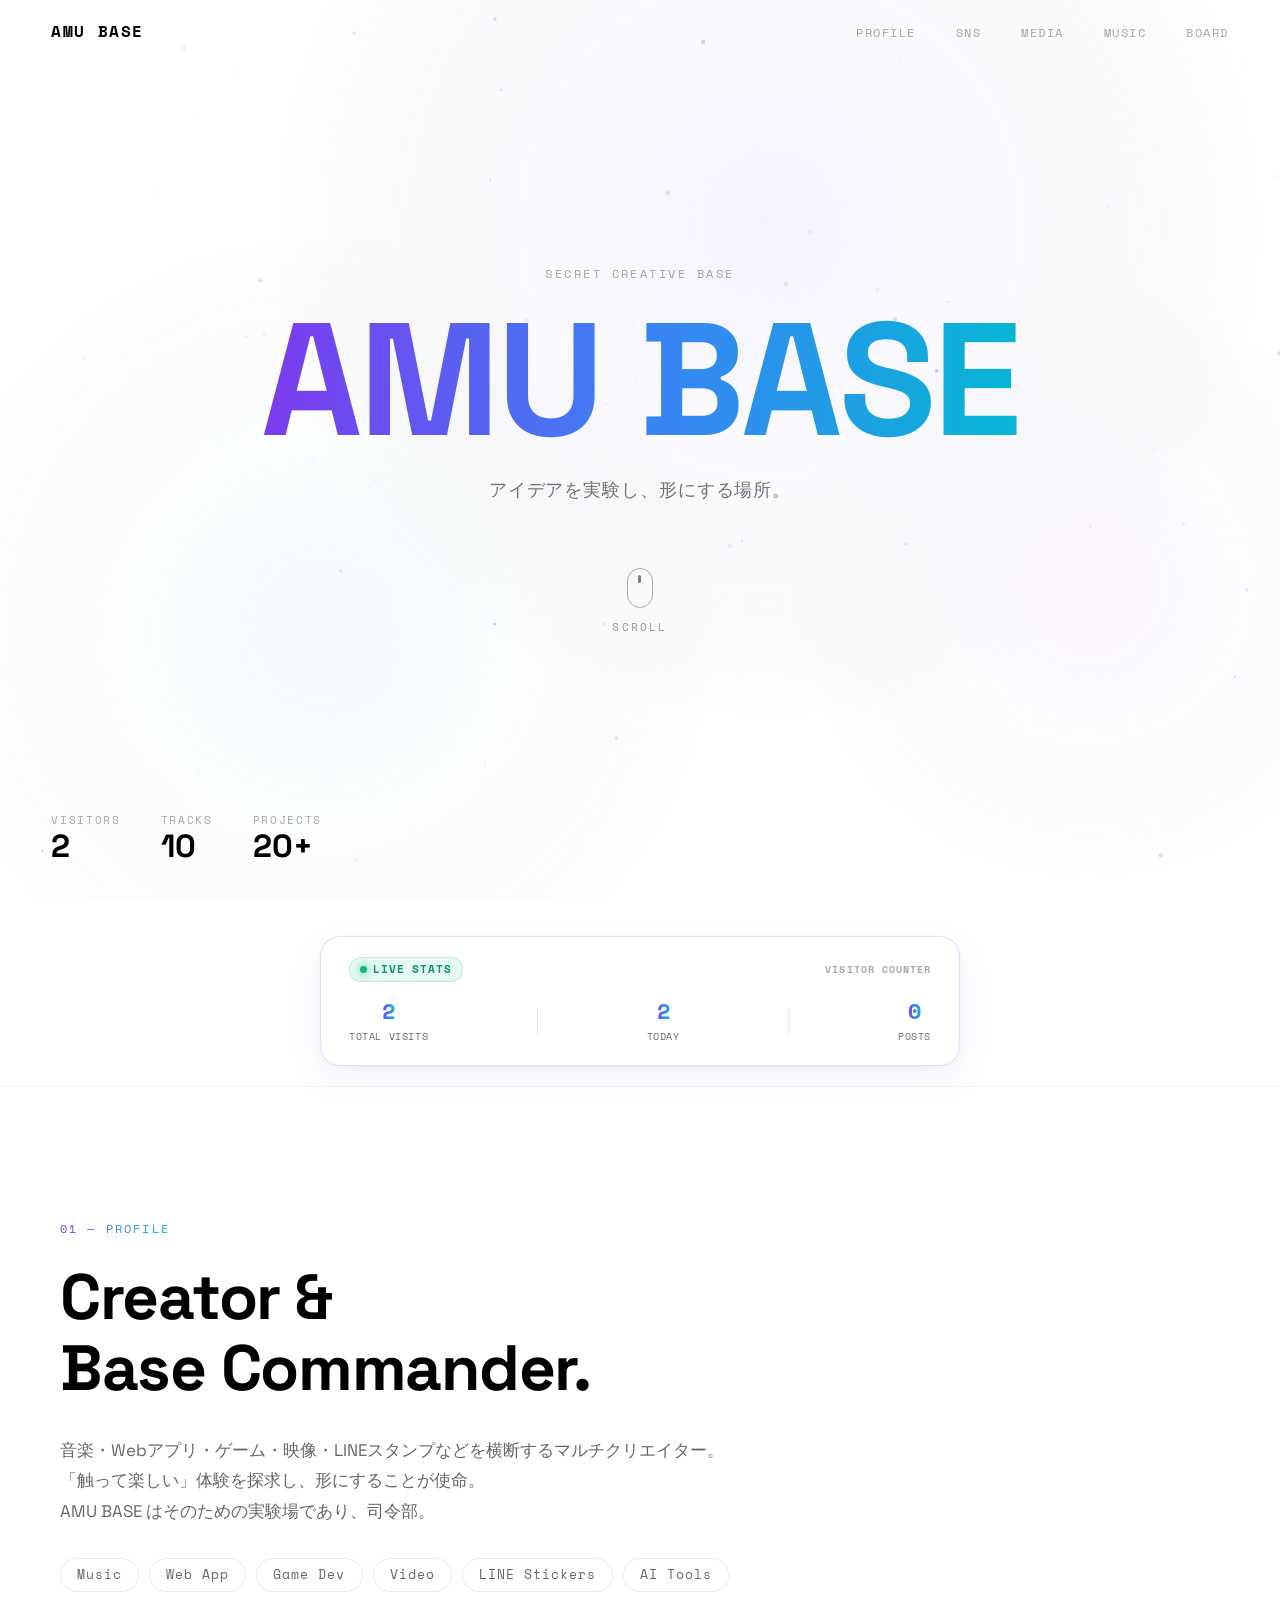
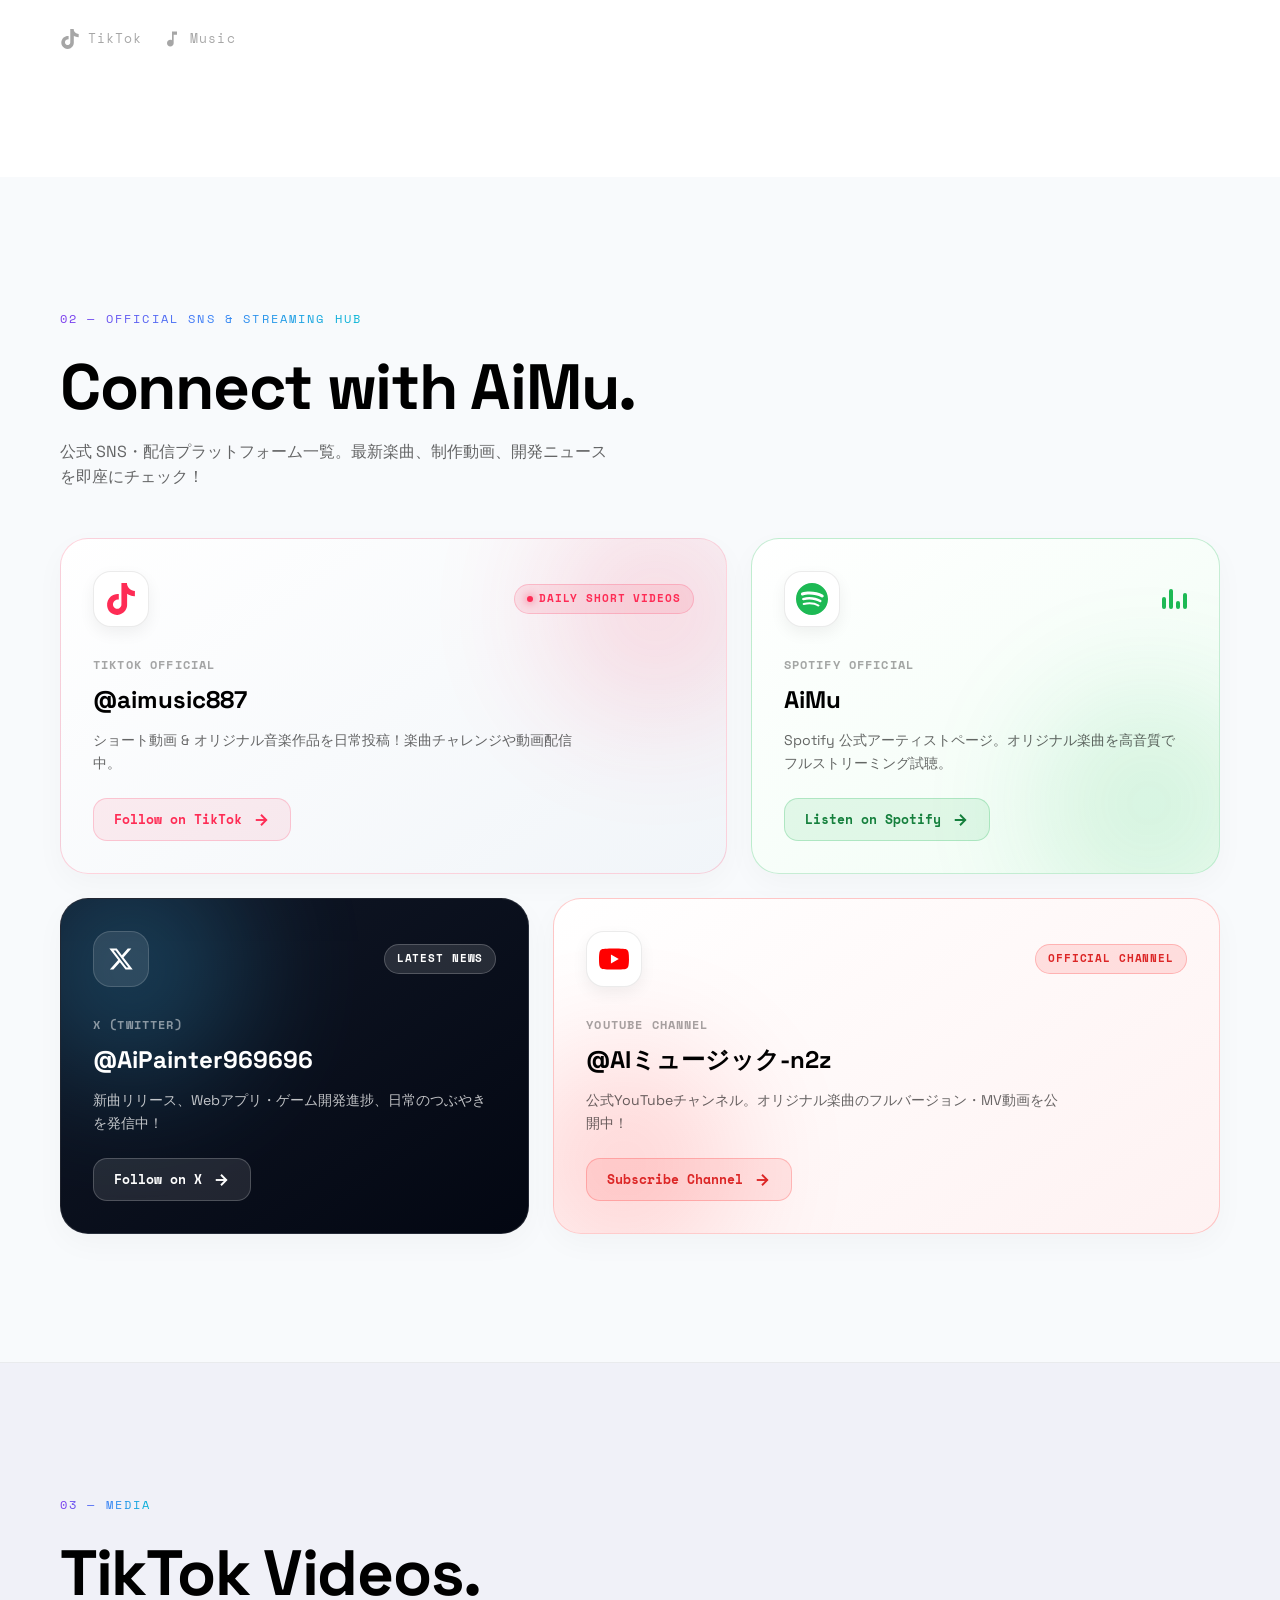
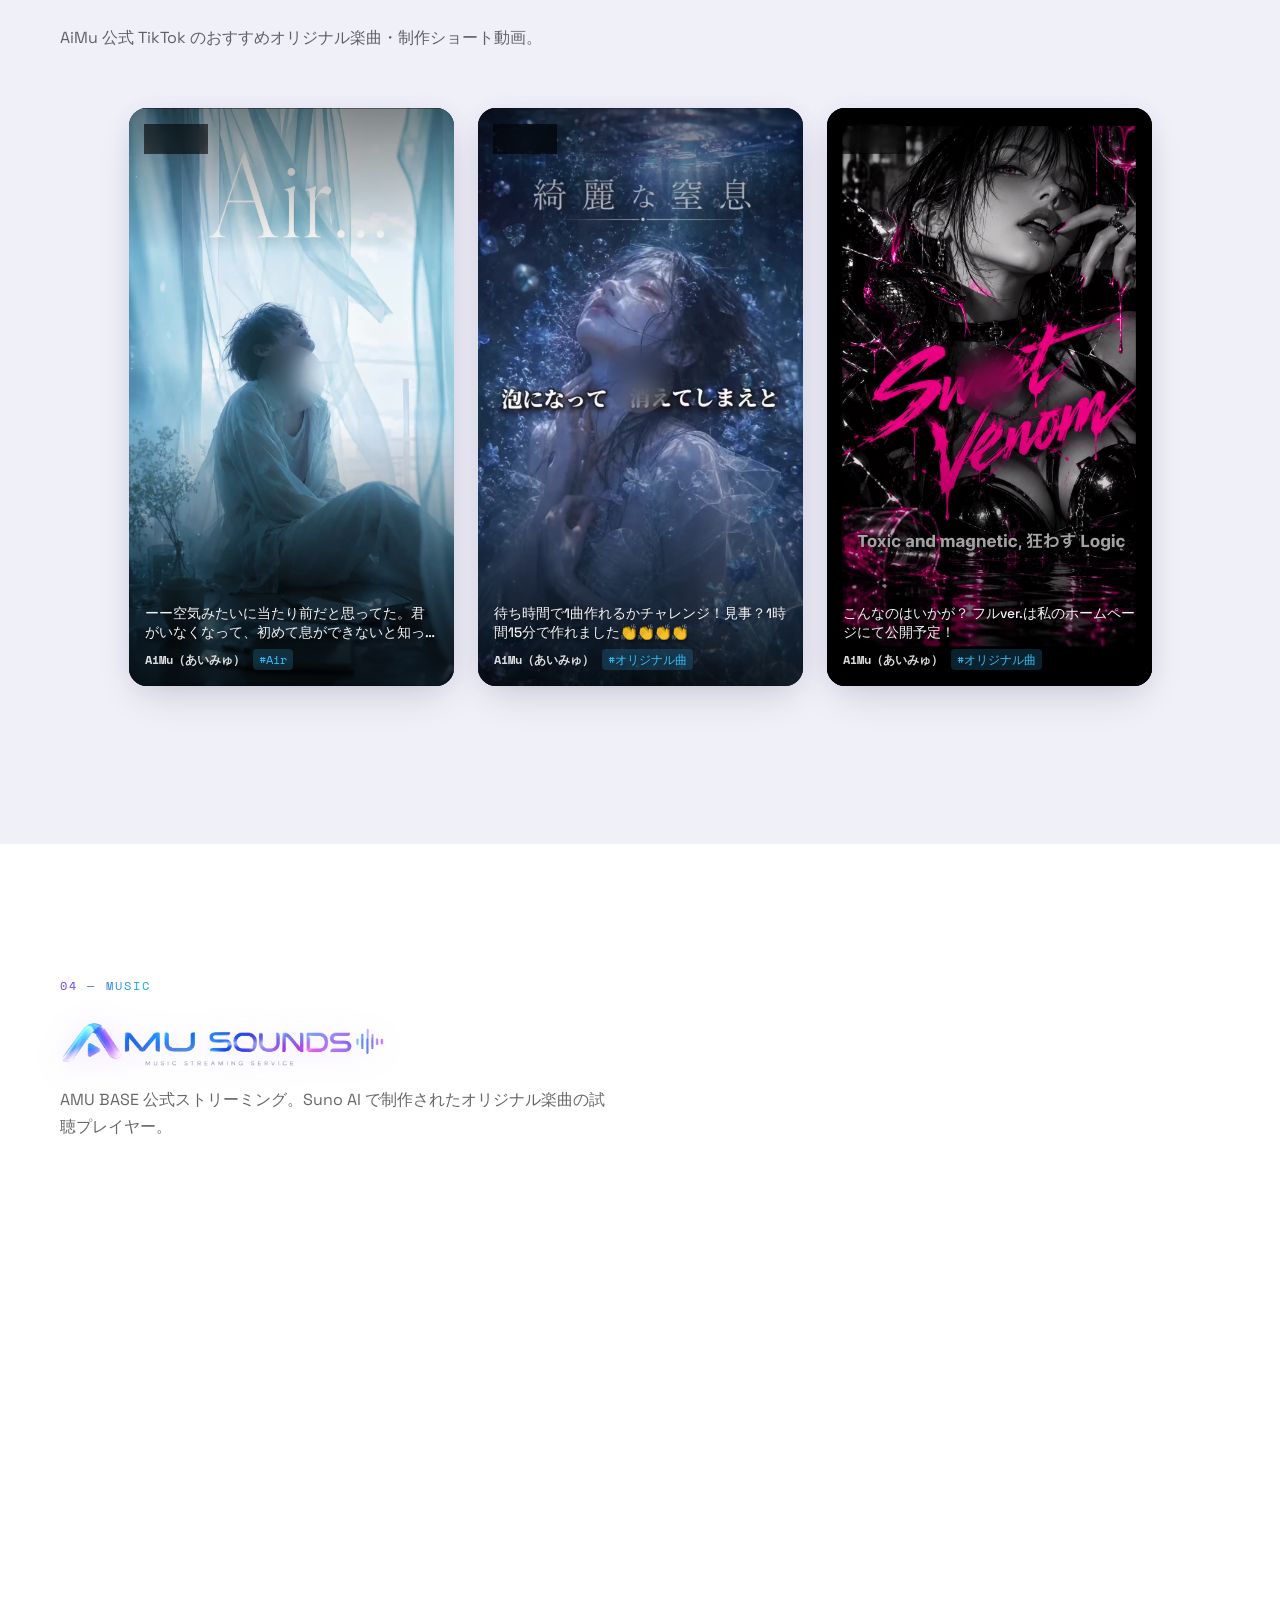
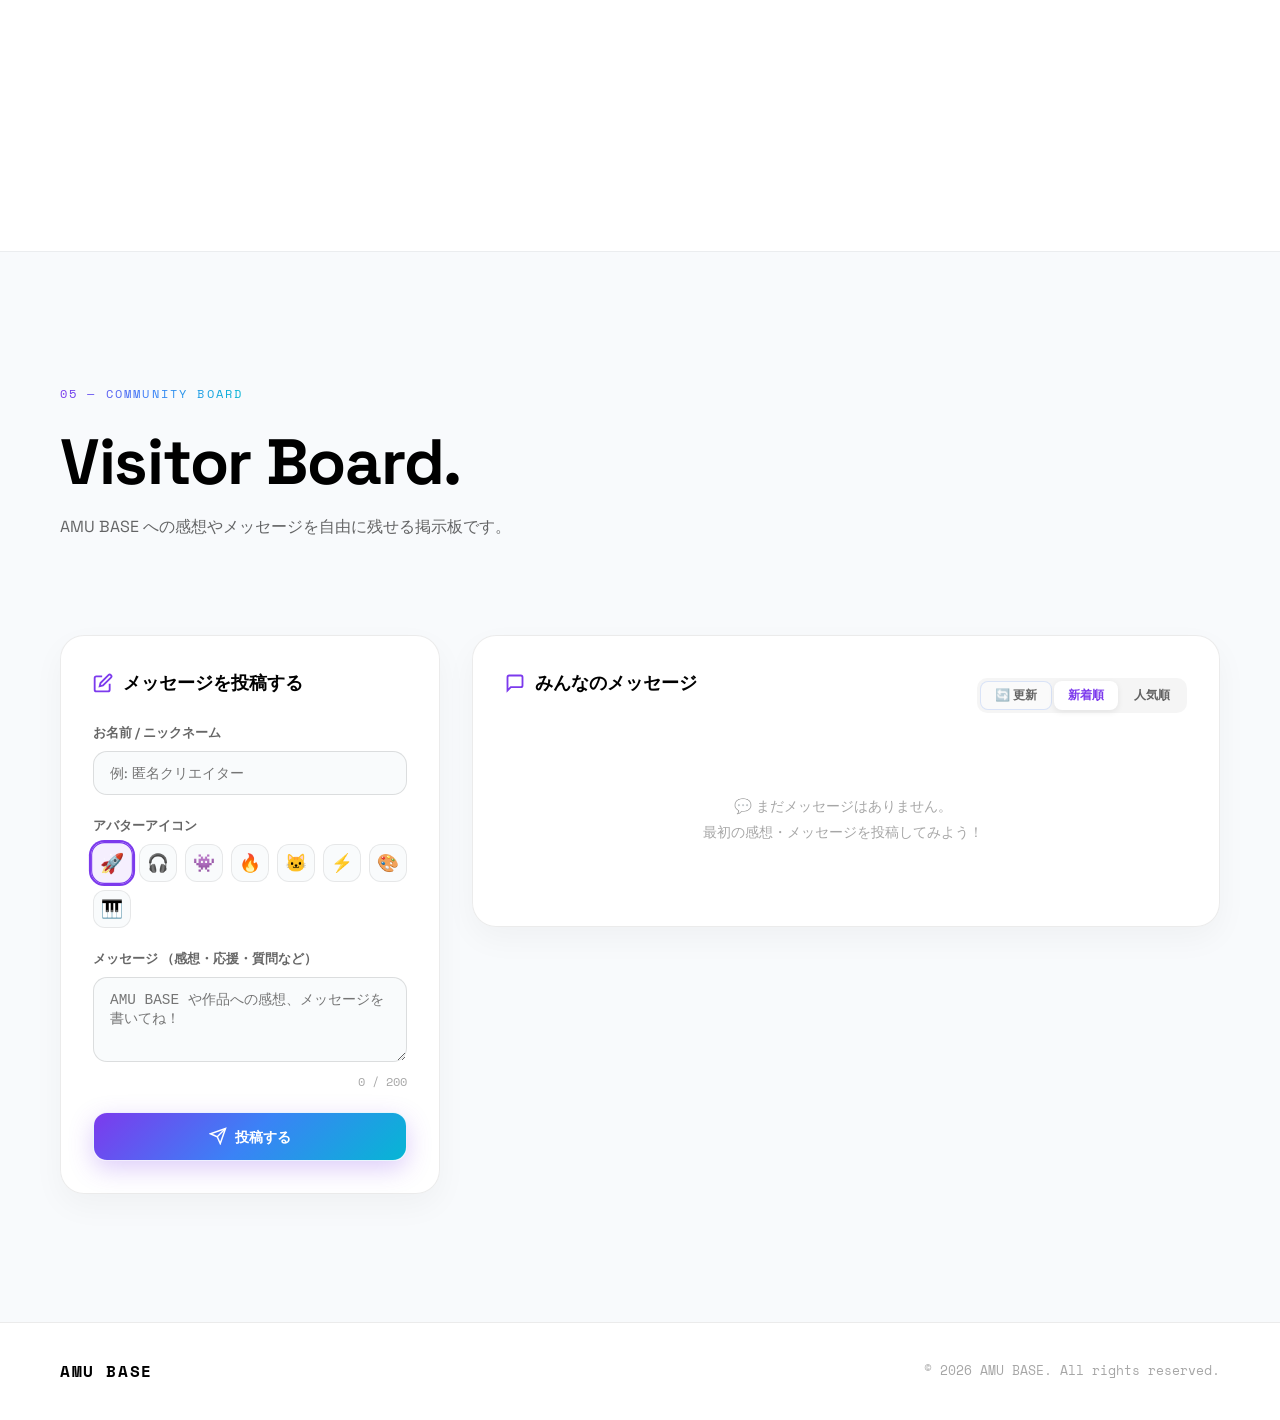
<file: index.html>
<!DOCTYPE html>
<html lang="ja">
<head>
    <meta charset="UTF-8">
    <meta name="viewport" content="width=device-width, initial-scale=1.0">
    <title>AMU BASE</title>
    <meta name="description" content="AMU BASE — クリエイターの秘密基地。Web アプリ、ゲーム、音楽の実験場。">
    <link rel="preconnect" href="https://fonts.googleapis.com">
    <link rel="preconnect" href="https://fonts.gstatic.com" crossorigin>
    <link href="https://fonts.googleapis.com/css2?family=Space+Grotesk:wght@300;400;500;600;700&family=Space+Mono:ital,wght@0,400;0,700;1,400&display=swap" rel="stylesheet">
    <link rel="stylesheet" href="style.css?v=20">
</head>
<body>

<!-- ===== FIXED NAV ===== -->
<nav id="main-nav">
    <span class="nav-logo">AMU BASE</span>
    <ul class="nav-links">
        <li><a href="#profile">PROFILE</a></li>
        <li><a href="#sns">SNS</a></li>
        <li><a href="#media">MEDIA</a></li>
        <li><a href="#music">MUSIC</a></li>
        <li><a href="#board">BOARD</a></li>
    </ul>
</nav>

<!-- ===== HERO / CANVAS BACKGROUND ===== -->
<section id="hero">
    <canvas id="nebula-canvas"></canvas>
    <div class="hero-content">
        <p class="hero-eyebrow">SECRET CREATIVE BASE</p>
        <h1 class="hero-title">AMU BASE</h1>
        <p class="hero-sub">アイデアを実験し、形にする場所。</p>
        <div class="hero-scroll-cue">
            <div class="scroll-mouse">
                <div class="scroll-wheel"></div>
            </div>
            <span>SCROLL</span>
        </div>
    </div>
    <div class="hero-counter">
        <div class="counter-group">
            <span class="counter-label">VISITORS</span>
            <span class="counter-num" id="hero-visitors-num">0</span>
        </div>
        <div class="counter-group">
            <span class="counter-label">TRACKS</span>
            <span class="counter-num" id="counter-tracks">16</span>
        </div>
        <div class="counter-group">
            <span class="counter-label">PROJECTS</span>
            <span class="counter-num">20+</span>
        </div>
    </div>
</section>

<!-- ===== VISITOR COUNTER BAR (ABOVE PROFILE) ===== -->
<section id="visitor-counter-section" class="counter-strip-section">
    <div class="counter-strip-inner">
        <div class="visitor-counter-card">
            <div class="v-counter-header">
                <span class="v-live-badge"><span class="v-live-dot"></span> LIVE STATS</span>
                <span class="v-counter-tag">VISITOR COUNTER</span>
            </div>
            <div class="v-counter-stats-grid">
                <div class="v-stat-item">
                    <span class="v-stat-val" id="v-total-views">0</span>
                    <span class="v-stat-lbl">TOTAL VISITS</span>
                </div>
                <div class="v-stat-divider"></div>
                <div class="v-stat-item">
                    <span class="v-stat-val" id="v-today-views">0</span>
                    <span class="v-stat-lbl">TODAY</span>
                </div>
                <div class="v-stat-divider"></div>
                <div class="v-stat-item">
                    <span class="v-stat-val" id="v-board-posts">0</span>
                    <span class="v-stat-lbl">POSTS</span>
                </div>
            </div>
        </div>
    </div>
</section>

<!-- ===== PROFILE SECTION ===== -->
<section id="profile" class="section">
    <div class="section-inner">
        <div class="section-label">01 — PROFILE</div>
        <div class="profile-grid">
            <div class="profile-text">
                <h2 class="section-heading">Creator &amp;<br>Base Commander.</h2>
                <p class="profile-bio">
                    音楽・Webアプリ・ゲーム・映像・LINEスタンプなどを横断するマルチクリエイター。<br>
                    「触って楽しい」体験を探求し、形にすることが使命。<br>
                    AMU BASE はそのための実験場であり、司令部。
                </p>
                <div class="profile-tags">
                    <span class="tag">Music</span>
                    <span class="tag">Web App</span>
                    <span class="tag">Game Dev</span>
                    <span class="tag">Video</span>
                    <span class="tag">LINE Stickers</span>
                    <span class="tag">AI Tools</span>
                </div>
                <div class="profile-socials">
                    <a href="#media" class="social-link">
                        <svg width="20" height="20" viewBox="0 0 24 24" fill="currentColor"><path d="M12.525.02c1.31-.02 2.61-.01 3.91-.02.08 1.53.63 3.09 1.75 4.17 1.12 1.11 2.7 1.62 4.24 1.79v4.03c-1.44-.05-2.89-.35-4.2-.97-.57-.26-1.1-.59-1.62-1-.01 2.92.01 5.84-.02 8.75-.08 1.4-.54 2.79-1.35 3.94-1.31 1.92-3.58 3.17-5.91 3.21-1.43.08-2.86-.31-4.08-1.03-2.02-1.19-3.44-3.37-3.65-5.71-.29-2.61.76-5.26 2.72-6.98 1.64-1.45 3.86-2.14 6.04-1.89v4.14c-1.07-.15-2.18.15-3.03.82-.9.7-1.39 1.83-1.32 2.96.06 1.09.68 2.09 1.62 2.63.95.55 2.15.56 3.1.04.88-.47 1.48-1.38 1.57-2.38.06-1.92.02-3.85.02-5.77V.02z"/></svg>
                        TikTok
                    </a>
                    <a href="#music" class="social-link">
                        <svg width="20" height="20" viewBox="0 0 24 24" fill="currentColor"><path d="M12 3v10.55c-.59-.34-1.27-.55-2-.55-2.21 0-4 1.79-4 4s1.79 4 4 4 4-1.79 4-4V7h4V3h-6z"/></svg>
                        Music
                    </a>
                    <a href="#apps" class="social-link profile-apps-link">
                        <svg width="20" height="20" viewBox="0 0 24 24" fill="none" stroke="currentColor" stroke-width="2"><rect x="3" y="3" width="7" height="7"></rect><rect x="14" y="3" width="7" height="7"></rect><rect x="14" y="14" width="7" height="7"></rect><rect x="3" y="14" width="7" height="7"></rect></svg>
                        Apps
                    </a>
                </div>
            </div>
            <div class="profile-visual">
                <div class="profile-photo-card">
                    <div class="profile-photo-glow"></div>
                    <img src="assets/amu_profile.jpg" alt="AMU BASE 司令官・公式キャラクター" class="profile-photo-img">
                    <div class="profile-photo-badge">
                        <span class="badge-dot"></span>
                        <span>BASE COMMANDER</span>
                    </div>
                </div>
            </div>
        </div>
    </div>
</section>

<!-- ===== OFFICIAL SNS SECTION (BENTO HUB) ===== -->
<section id="sns" class="section section-sns">
    <div class="section-inner">
        <div class="section-label">02 — OFFICIAL SNS &amp; STREAMING HUB</div>
        <div class="sns-header-row">
            <div>
                <h2 class="section-heading">Connect with AiMu.</h2>
                <p class="section-sub">公式 SNS・配信プラットフォーム一覧。最新楽曲、制作動画、開発ニュースを即座にチェック！</p>
            </div>
        </div>

        <div class="sns-bento-grid">
            <!-- 1. TikTok Featured Bento Card -->
            <a href="https://www.tiktok.com/@aimusic887" target="_blank" rel="noopener noreferrer" class="sns-bento-card bento-tiktok">
                <div class="bento-bg-glow glow-tiktok"></div>
                <div class="bento-card-header">
                    <div class="sns-brand-icon-lg icon-tiktok">
                        <svg width="32" height="32" viewBox="0 0 24 24" fill="currentColor"><path d="M12.525.02c1.31-.02 2.61-.01 3.91-.02.08 1.53.63 3.09 1.75 4.17 1.12 1.11 2.7 1.62 4.24 1.79v4.03c-1.44-.05-2.89-.35-4.2-.97-.57-.26-1.1-.59-1.62-1-.01 2.92.01 5.84-.02 8.75-.08 1.4-.54 2.79-1.35 3.94-1.31 1.92-3.58 3.17-5.91 3.21-1.43.08-2.86-.31-4.08-1.03-2.02-1.19-3.44-3.37-3.65-5.71-.29-2.61.76-5.26 2.72-6.98 1.64-1.45 3.86-2.14 6.04-1.89v4.14c-1.07-.15-2.18.15-3.03.82-.9.7-1.39 1.83-1.32 2.96.06 1.09.68 2.09 1.62 2.63.95.55 2.15.56 3.1.04.88-.47 1.48-1.38 1.57-2.38.06-1.92.02-3.85.02-5.77V.02z"/></svg>
                    </div>
                    <span class="bento-status-tag tag-tiktok"><span class="pulse-dot"></span> DAILY SHORT VIDEOS</span>
                </div>
                <div class="bento-card-main">
                    <span class="bento-platform-title">TikTok Official</span>
                    <h3 class="bento-handle">@aimusic887</h3>
                    <p class="bento-desc">ショート動画 &amp; オリジナル音楽作品を日常投稿！楽曲チャレンジや動画配信中。</p>
                </div>
                <div class="bento-card-footer">
                    <span class="bento-action-btn btn-tiktok">
                        <span>Follow on TikTok</span>
                        <svg width="18" height="18" viewBox="0 0 24 24" fill="none" stroke="currentColor" stroke-width="2.5"><line x1="5" y1="12" x2="19" y2="12"></line><polyline points="12 5 19 12 12 19"></polyline></svg>
                    </span>
                </div>
            </a>

            <!-- 2. Spotify Streaming Bento Card -->
            <a href="https://open.spotify.com/intl-ja/artist/4pxpXUjSgBE1zTRHFMTJbJ" target="_blank" rel="noopener noreferrer" class="sns-bento-card bento-spotify">
                <div class="bento-bg-glow glow-spotify"></div>
                <div class="bento-card-header">
                    <div class="sns-brand-icon-lg icon-spotify">
                        <svg width="32" height="32" viewBox="0 0 24 24" fill="currentColor"><path d="M12 0C5.376 0 0 5.377 0 12s5.376 12 12 12 12-5.377 12-12S18.624 0 12 0zm5.521 17.34c-.24.359-.66.48-1.021.24-2.82-1.74-6.36-2.101-10.561-1.141-.418.122-.779-.179-.899-.539-.12-.421.18-.78.54-.9 4.56-1.02 8.52-.6 11.64 1.32.42.18.479.659.301 1.02zm1.44-3.3c-.301.42-.841.6-1.262.3-3.239-1.98-8.159-2.58-11.939-1.38-.479.12-1.02-.12-1.14-.6-.12-.48.12-1.021.6-1.141C9.6 9.9 15 10.561 18.72 12.84c.361.181.54.78.241 1.2zm.12-3.36C15.24 8.4 8.82 8.16 5.16 9.301c-.6.179-1.2-.18-1.38-.72-.18-.6.18-1.2.72-1.38 4.26-1.26 11.28-1.02 15.721 1.62.539.3.719 1.02.419 1.56-.299.421-1.02.599-1.559.3z"/></svg>
                    </div>
                    <div class="spotify-eq-bars">
                        <span class="eq-bar"></span><span class="eq-bar"></span><span class="eq-bar"></span><span class="eq-bar"></span>
                    </div>
                </div>
                <div class="bento-card-main">
                    <span class="bento-platform-title">Spotify Official</span>
                    <h3 class="bento-handle">AiMu</h3>
                    <p class="bento-desc">Spotify 公式アーティストページ。オリジナル楽曲を高音質でフルストリーミング試聴。</p>
                </div>
                <div class="bento-card-footer">
                    <span class="bento-action-btn btn-spotify">
                        <span>Listen on Spotify</span>
                        <svg width="18" height="18" viewBox="0 0 24 24" fill="none" stroke="currentColor" stroke-width="2.5"><line x1="5" y1="12" x2="19" y2="12"></line><polyline points="12 5 19 12 12 19"></polyline></svg>
                    </span>
                </div>
            </a>

            <!-- 3. X (Twitter) Bento Card -->
            <a href="https://x.com/AiPainter969696" onclick="openXApp(event)" target="_blank" rel="noopener noreferrer" class="sns-bento-card bento-x">
                <div class="bento-bg-glow glow-x"></div>
                <div class="bento-card-header">
                    <div class="sns-brand-icon-lg icon-x">
                        <svg width="26" height="26" viewBox="0 0 24 24" fill="currentColor"><path d="M18.244 2.25h3.308l-7.227 8.26 8.502 11.24H16.17l-5.214-6.817L4.99 21.75H1.68l7.73-8.835L1.254 2.25H8.08l4.713 6.231zm-1.161 17.52h1.833L7.084 4.126H5.117z"/></svg>
                    </div>
                    <span class="bento-status-tag tag-x">LATEST NEWS</span>
                </div>
                <div class="bento-card-main">
                    <span class="bento-platform-title">X (Twitter)</span>
                    <h3 class="bento-handle">@AiPainter969696</h3>
                    <p class="bento-desc">新曲リリース、Webアプリ・ゲーム開発進捗、日常のつぶやきを発信中！</p>
                </div>
                <div class="bento-card-footer">
                    <span class="bento-action-btn btn-x">
                        <span>Follow on X</span>
                        <svg width="18" height="18" viewBox="0 0 24 24" fill="none" stroke="currentColor" stroke-width="2.5"><line x1="5" y1="12" x2="19" y2="12"></line><polyline points="12 5 19 12 12 19"></polyline></svg>
                    </span>
                </div>
            </a>

            <!-- 4. YouTube Bento Card -->
            <a href="https://www.youtube.com/@AI%E3%83%9F%E3%83%A5%E3%83%BC%E3%82%B8%E3%83%83%E3%82%AF-n2z" target="_blank" rel="noopener noreferrer" class="sns-bento-card bento-yt">
                <div class="bento-bg-glow glow-yt"></div>
                <div class="bento-card-header">
                    <div class="sns-brand-icon-lg icon-yt">
                        <svg width="30" height="30" viewBox="0 0 24 24" fill="currentColor"><path d="M23.498 6.186a3.016 3.016 0 0 0-2.122-2.136C19.505 3.545 12 3.545 12 3.545s-7.505 0-9.377.505A3.017 3.017 0 0 0 .502 6.186C0 8.07 0 12 0 12s0 3.93.502 5.814a3.016 3.016 0 0 0 2.122 2.136c1.871.505 9.376.505 9.376.505s7.505 0 9.377-.505a3.015 3.015 0 0 0 2.122-2.136C24 15.93 24 12 24 12s0-3.93-.502-5.814zM9.545 15.568V8.432L15.818 12l-6.273 3.568z"/></svg>
                    </div>
                    <span class="bento-status-tag tag-yt">OFFICIAL CHANNEL</span>
                </div>
                <div class="bento-card-main">
                    <span class="bento-platform-title">YouTube Channel</span>
                    <h3 class="bento-handle">@AIミュージック-n2z</h3>
                    <p class="bento-desc">公式YouTubeチャンネル。オリジナル楽曲のフルバージョン・MV動画を公開中！</p>
                </div>
                <div class="bento-card-footer">
                    <span class="bento-action-btn btn-yt">
                        <span>Subscribe Channel</span>
                        <svg width="18" height="18" viewBox="0 0 24 24" fill="none" stroke="currentColor" stroke-width="2.5"><line x1="5" y1="12" x2="19" y2="12"></line><polyline points="12 5 19 12 12 19"></polyline></svg>
                    </span>
                </div>
            </a>
        </div>
    </div>
</section>

<!-- ===== MEDIA SECTION ===== -->
<section id="media" class="section section-dark">
    <div class="section-inner">
        <div class="section-label">03 — MEDIA</div>
        <h2 class="section-heading">TikTok Videos.</h2>
        <p class="section-sub">AiMu 公式 TikTok のおすすめオリジナル楽曲・制作ショート動画。</p>

        <!-- TikTok Grid (3 videos side-by-side with Click-to-Play facade) -->
        <div class="tiktok-grid">
            <!-- Video 1: Air -->
            <div class="tiktok-facade-card" onclick="activateTikTok(this)" data-video-id="7675720561779068178" data-cite="https://www.tiktok.com/@aimusic887/video/7675720561779068178">
                <img src="assets/tiktok_thumb_1.jpg" alt="Air... / AiMu" class="tiktok-facade-thumb">
                <div class="tiktok-facade-overlay">
                    <div class="tiktok-facade-top">
                        <span class="tiktok-badge">TikTok</span>
                    </div>
                    <div class="tiktok-play-btn" title="タップして再生">
                        <svg width="30" height="30" viewBox="0 0 24 24" fill="currentColor"><path d="M8 5v14l11-7z"/></svg>
                    </div>
                    <div class="tiktok-facade-info">
                        <p class="tiktok-facade-caption">ーー空気みたいに当たり前だと思ってた。君がいなくなって、初めて息ができないと知った。ーー</p>
                        <div class="tiktok-facade-meta">
                            <span class="tiktok-author">AiMu（あいみゅ）</span>
                            <span class="tiktok-tag">#Air</span>
                        </div>
                    </div>
                </div>
            </div>

            <!-- Video 2: 待ち時間1曲チャレンジ -->
            <div class="tiktok-facade-card" onclick="activateTikTok(this)" data-video-id="7675214764347280647" data-cite="https://www.tiktok.com/@aimusic887/video/7675214764347280647">
                <img src="assets/tiktok_thumb_2.jpg" alt="綺麗な窒息 / AiMu" class="tiktok-facade-thumb">
                <div class="tiktok-facade-overlay">
                    <div class="tiktok-facade-top">
                        <span class="tiktok-badge">TikTok</span>
                    </div>
                    <div class="tiktok-play-btn" title="タップして再生">
                        <svg width="30" height="30" viewBox="0 0 24 24" fill="currentColor"><path d="M8 5v14l11-7z"/></svg>
                    </div>
                    <div class="tiktok-facade-info">
                        <p class="tiktok-facade-caption">待ち時間で1曲作れるかチャレンジ！見事？1時間15分で作れました👏👏👏👏</p>
                        <div class="tiktok-facade-meta">
                            <span class="tiktok-author">AiMu（あいみゅ）</span>
                            <span class="tiktok-tag">#オリジナル曲</span>
                        </div>
                    </div>
                </div>
            </div>

            <!-- Video 3: こんなのはいかが？ -->
            <div class="tiktok-facade-card" onclick="activateTikTok(this)" data-video-id="7686502132006145287" data-cite="https://www.tiktok.com/@aimusic887/video/7686502132006145287">
                <img src="assets/tiktok_thumb_3.jpg" alt="こんなのはいかが？ / AiMu" class="tiktok-facade-thumb">
                <div class="tiktok-facade-overlay">
                    <div class="tiktok-facade-top">
                        <span class="tiktok-badge">TikTok</span>
                    </div>
                    <div class="tiktok-play-btn" title="タップして再生">
                        <svg width="30" height="30" viewBox="0 0 24 24" fill="currentColor"><path d="M8 5v14l11-7z"/></svg>
                    </div>
                    <div class="tiktok-facade-info">
                        <p class="tiktok-facade-caption">こんなのはいかが？ フルver.は私のホームページにて公開予定！</p>
                        <div class="tiktok-facade-meta">
                            <span class="tiktok-author">AiMu（あいみゅ）</span>
                            <span class="tiktok-tag">#オリジナル曲</span>
                        </div>
                    </div>
                </div>
            </div>
        </div>
    </div>
</section>

<!-- ===== MUSIC SECTION ===== -->
<section id="music" class="section">
    <div class="section-inner">
        <div class="section-label">04 — MUSIC</div>
        <div class="section-header-row">
            <div class="music-title-group">
                <div class="music-brand-logo-wrap">
                    <img src="assets/amu_sounds_logo.png" alt="AMU SOUNDS — MUSIC STREAMING SERVICE" class="music-brand-logo">
                </div>
                <p class="section-sub">AMU BASE 公式ストリーミング。Suno AI で制作されたオリジナル楽曲の試聴プレイヤー。</p>
            </div>
            <div class="music-actions">
                <div class="suno-link-bar">
                    <svg width="16" height="16" viewBox="0 0 24 24" fill="none" stroke="currentColor" stroke-width="2.2"><path d="M10 13a5 5 0 0 0 7.54.54l3-3a5 5 0 0 0-7.07-7.07l-1.72 1.71M14 11a5 5 0 0 0-7.54-.54l-3 3a5 5 0 0 0 7.07 7.07l1.71-1.71"/></svg>
                    <input type="text" id="suno-playlist-input" placeholder="SunoプレイリストURL / ID" value="https://suno.com/s/QYT4yQwzCISNd78M">
                    <button id="suno-sync-btn" class="suno-sync-btn" onclick="applySunoPlaylist()">
                        <span>連携</span>
                    </button>
                </div>
                <input type="file" id="track-file-input" accept="audio/*" multiple style="display:none">
                <button id="add-track-btn" class="cyber-btn" onclick="document.getElementById('track-file-input').click()">
                    <svg width="16" height="16" viewBox="0 0 24 24" fill="none" stroke="currentColor" stroke-width="2"><path d="M12 5v14M5 12h14"/></svg>
                    <span>+ MP3/WAV</span>
                </button>
            </div>
        </div>

        <div class="music-station crystal-theme">
            <!-- Hidden Suno Embed iframe — audio source -->
            <iframe id="suno-embed-iframe"
                src=""
                allow="autoplay"
                style="display:none; width:1px; height:1px; border:none; position:absolute;"
                title="Suno Audio Player">
            </iframe>

            <!-- Left: Crystal Glass Player -->
            <div class="crystal-player-card">
                <!-- Prism Highlights / Sparkles -->
                <div class="crystal-sparkle sp-top-left"></div>
                <div class="crystal-sparkle sp-top-right"></div>
                <div class="crystal-sparkle sp-bottom-left"></div>
                <div class="crystal-sparkle sp-bottom-right"></div>

                <!-- Ambient Fluid Visualizer Canvas inside glass -->
                <canvas id="music-visualizer" class="crystal-visualizer-canvas"></canvas>

                <div class="crystal-player-body">
                    <!-- Left: Artwork -->
                    <div class="crystal-artwork-box">
                        <img id="player-cover-img" src="https://cdn2.suno.ai/a4fb2235-c74d-4a27-992d-8f4699f7681b_9c652da9.jpeg" alt="Artwork" class="crystal-cover-img">
                        <div class="crystal-artwork-shine"></div>
                    </div>

                    <!-- Right Column: Info + Seeker + Controls (Exact match to uploaded image) -->
                    <div class="crystal-right-col">
                        <!-- Top: Title, Artist, and top-right Repeat / Shuffle buttons -->
                        <div class="crystal-header-bar">
                            <div class="crystal-meta">
                                <h3 class="crystal-title" id="player-title">サレ</h3>
                                <p class="crystal-artist" id="player-artist">AiMu</p>
                            </div>
                            <div class="crystal-sub-actions">
                                <button class="crystal-btn btn-sm" id="repeat-btn" title="リピート">
                                    <svg width="18" height="18" viewBox="0 0 24 24" fill="none" stroke="currentColor" stroke-width="2.2"><path d="M17 2l4 4-4 4M3 11v-1a4 4 0 0 1 4-4h14M7 22l-4-4 4-4M21 13v1a4 4 0 0 1-4 4H3"/></svg>
                                </button>
                                <button class="crystal-btn btn-sm" id="shuffle-btn" title="シャッフル">
                                    <svg width="18" height="18" viewBox="0 0 24 24" fill="none" stroke="currentColor" stroke-width="2.2"><path d="M16 3h5v5M4 20L21 3M21 16v5h-5M15 15l6 6M4 4l5 5"/></svg>
                                </button>
                            </div>
                        </div>

                        <!-- Middle: Rainbow Prism Progress Bar -->
                        <div class="crystal-seek-wrap">
                            <div class="crystal-seek-bar" id="seek-bar-container">
                                <div class="crystal-seek-fill" id="seek-bar-fill"></div>
                                <div class="crystal-seek-thumb" id="seek-bar-thumb"></div>
                            </div>
                            <div class="crystal-time-row">
                                <span id="player-current-time">0:00</span>
                                <span id="player-total-time">3:30</span>
                            </div>
                        </div>

                        <!-- Bottom: Controls (Prev, Play/Pause Hero, Next, Stop) + Volume -->
                        <div class="crystal-controls-bar">
                            <div class="crystal-controls-group">
                                <button class="crystal-btn btn-md" id="prev-btn" title="前の曲">
                                    <svg width="22" height="22" viewBox="0 0 24 24" fill="currentColor"><path d="M6 6h2.5v12H6zm3.5 6l9 6V6z"/></svg>
                                </button>
                                <button class="crystal-btn btn-lg play-hero" id="play-btn" title="再生 / 一時停止">
                                    <svg id="play-icon" width="28" height="28" viewBox="0 0 24 24" fill="currentColor" style="margin-left:3px;"><path d="M8 5v14l11-7z"/></svg>
                                    <svg id="pause-icon" width="28" height="28" viewBox="0 0 24 24" fill="currentColor" style="display:none;"><path d="M6 19h4V5H6v14zm8-14v14h4V5h-4z"/></svg>
                                </button>
                                <button class="crystal-btn btn-md" id="next-btn" title="次の曲">
                                    <svg width="22" height="22" viewBox="0 0 24 24" fill="currentColor"><path d="M6 18l9-6-9-6v12zM15.5 6H18v12h-2.5z"/></svg>
                                </button>
                                <button class="crystal-btn btn-md" id="stop-btn" title="停止">
                                    <svg width="18" height="18" viewBox="0 0 24 24" fill="currentColor"><rect x="6" y="6" width="12" height="12" rx="2.5"/></svg>
                                </button>
                            </div>

                            <div class="crystal-vol-group">
                                <button class="crystal-btn btn-sm" id="vol-mute-btn" title="ミュート切替">
                                    <svg id="vol-icon" width="16" height="16" viewBox="0 0 24 24" fill="none" stroke="currentColor" stroke-width="2.2"><polygon points="11 5 6 9 2 9 2 15 6 15 11 19 11 5"></polygon><path d="M19.07 4.93a10 10 0 0 1 0 14.14M15.54 8.46a5 5 0 0 1 0 7.07"></path></svg>
                                </button>
                                <input type="range" id="vol-slider" min="0" max="1" step="0.01" value="0.8" class="crystal-slider">
                            </div>
                        </div>
                    </div>
                </div>
            </div>

            <!-- Right: Tracklist -->
            <div class="crystal-playlist-card">
                <div class="playlist-header">
                    <div class="playlist-title">TRACK LIST (<span id="track-count">0</span>)</div>
                    <div class="track-sort-btns">
                        <button type="button" class="track-sort-btn active" id="tsort-newest" onclick="setTrackSort('newest')">新着順</button>
                        <button type="button" class="track-sort-btn" id="tsort-liked" onclick="setTrackSort('liked')">♡ いいね順</button>
                    </div>
                </div>

                <!-- Track list -->
                <div class="track-list" id="track-list">
                    <!-- Dynamic rendering -->
                </div>
            </div>
        </div>
    </div>
</section>

<!-- ===== APPS SECTION ===== -->
<section id="apps" class="section section-dark">
    <div class="section-inner">
        <div class="section-label">04 — APPS</div>
        <h2 class="section-heading">Built at the Base.</h2>
        <p class="section-sub">AMU BASE で制作・実験したオリジナルアプリ＆ゲーム一覧。</p>

        <!-- Filter Bar -->
        <div class="filter-bar">
            <button class="filter-btn active" data-tag="all">ALL</button>
            <button class="filter-btn" data-tag="game">GAME</button>
            <button class="filter-btn" data-tag="music">MUSIC</button>
            <button class="filter-btn" data-tag="tool">TOOL</button>
        </div>

        <!-- App Grid -->
        <div class="app-grid" id="app-grid"></div>
    </div>
</section>

<!-- ===== COMMUNITY BOARD SECTION ===== -->
<section id="board" class="section">
    <div class="section-inner">
        <div class="section-label">05 — COMMUNITY BOARD</div>
        
        <div class="board-top-row">
            <div class="board-title-group">
                <h2 class="section-heading">Visitor Board.</h2>
                <p class="section-sub">AMU BASE への感想やメッセージを自由に残せる掲示板です。</p>
            </div>
        </div>

        <!-- Board Grid: Left = Post Form, Right = Posts Stream -->
        <div class="board-grid">
            <!-- Left: Form -->
            <div class="board-form-card">
                <h3 class="board-card-title">
                    <svg width="20" height="20" viewBox="0 0 24 24" fill="none" stroke="currentColor" stroke-width="2.2"><path d="M11 4H4a2 2 0 0 0-2 2v14a2 2 0 0 0 2 2h14a2 2 0 0 0 2-2v-7"></path><path d="M18.5 2.5a2.121 2.121 0 0 1 3 3L12 15l-4 1 1-4 9.5-9.5z"></path></svg>
                    メッセージを投稿する
                </h3>
                <form id="board-form" onsubmit="handleBoardSubmit(event)">
                    <div class="board-form-group">
                        <label for="board-name">お名前 / ニックネーム</label>
                        <input type="text" id="board-name" placeholder="例: 匿名クリエイター" maxlength="20">
                    </div>

                    <div class="board-form-group">
                        <label>アバターアイコン</label>
                        <div class="avatar-picker" id="avatar-picker">
                            <button type="button" class="avatar-opt active" data-avatar="🚀">🚀</button>
                            <button type="button" class="avatar-opt" data-avatar="🎧">🎧</button>
                            <button type="button" class="avatar-opt" data-avatar="👾">👾</button>
                            <button type="button" class="avatar-opt" data-avatar="🔥">🔥</button>
                            <button type="button" class="avatar-opt" data-avatar="🐱">🐱</button>
                            <button type="button" class="avatar-opt" data-avatar="⚡">⚡</button>
                            <button type="button" class="avatar-opt" data-avatar="🎨">🎨</button>
                            <button type="button" class="avatar-opt" data-avatar="🎹">🎹</button>
                        </div>
                    </div>

                    <div class="board-form-group">
                        <label for="board-msg">メッセージ （感想・応援・質問など）</label>
                        <textarea id="board-msg" rows="3" placeholder="AMU BASE や作品への感想、メッセージを書いてね！" required maxlength="200"></textarea>
                        <div class="board-char-count"><span id="board-char-num">0</span> / 200</div>
                    </div>

                    <button type="submit" class="cyber-btn board-submit-btn">
                        <svg width="18" height="18" viewBox="0 0 24 24" fill="none" stroke="currentColor" stroke-width="2"><line x1="22" y1="2" x2="11" y2="13"></line><polygon points="22 2 15 22 11 13 2 9 22 2"></polygon></svg>
                        <span>投稿する</span>
                    </button>
                </form>
            </div>

            <!-- Right: Posts List -->
            <div class="board-posts-card">
                <div class="board-posts-header">
                    <h3 class="board-card-title">
                        <svg width="20" height="20" viewBox="0 0 24 24" fill="none" stroke="currentColor" stroke-width="2.2"><path d="M21 15a2 2 0 0 1-2 2H7l-4 4V5a2 2 0 0 1 2-2h14a2 2 0 0 1 2 2z"></path></svg>
                        みんなのメッセージ
                    </h3>
                    <div class="board-sort-btns">
                        <button type="button" class="sort-btn board-refresh-btn" id="board-refresh-btn" onclick="refreshBoardPosts(this)" title="最新メッセージに更新">🔄 更新</button>
                        <button type="button" class="sort-btn active" id="sort-newest" onclick="setBoardSort('newest')">新着順</button>
                        <button type="button" class="sort-btn" id="sort-popular" onclick="setBoardSort('popular')">人気順</button>
                    </div>
                </div>

                <div id="board-posts-list" class="board-posts-list">
                    <!-- Dynamic rendering via JS -->
                </div>
            </div>
        </div>
    </div>
</section>

<!-- ===== FOOTER ===== -->
<footer id="footer">
    <div class="footer-inner">
        <span class="footer-logo">AMU BASE</span>
        <span class="footer-copy">© 2026 AMU BASE. All rights reserved.</span>
    </div>
</footer>

<!-- ===== FLOATING SPOTIFY PLAYER ===== -->
<div id="spotify-player" class="spotify-player collapsed">
    <button id="spotify-toggle" class="spotify-toggle-btn">
        <svg width="20" height="20" viewBox="0 0 24 24" fill="currentColor"><path d="M12 0C5.376 0 0 5.377 0 12s5.376 12 12 12 12-5.377 12-12S18.624 0 12 0zm5.521 17.34c-.24.359-.66.48-1.021.24-2.82-1.74-6.36-2.101-10.561-1.141-.418.122-.779-.179-.899-.539-.12-.421.18-.78.54-.9 4.56-1.02 8.52-.6 11.64 1.32.42.18.479.659.301 1.02zm1.44-3.3c-.301.42-.841.6-1.262.3-3.239-1.98-8.159-2.58-11.939-1.38-.479.12-1.02-.12-1.14-.6-.12-.48.12-1.021.6-1.141C9.6 9.9 15 10.561 18.72 12.84c.361.181.54.78.241 1.2zm.12-3.36C15.24 8.4 8.82 8.16 5.16 9.301c-.6.179-1.2-.18-1.38-.72-.18-.6.18-1.2.72-1.38 4.26-1.26 11.28-1.02 15.721 1.62.539.3.719 1.02.419 1.56-.299.421-1.02.599-1.559.3z"/></svg>
        <span>MUSIC</span>
    </button>
    <div class="spotify-content">
        <div class="spotify-header">
            <span>🎵 Now Playing</span>
            <button class="spotify-close-btn" id="spotify-close">✕</button>
        </div>
        <iframe id="sp-iframe" style="border-radius:8px" src="https://open.spotify.com/embed/playlist/37i9dQZF1DXcBWIGoYBM5M?utm_source=generator&theme=0" width="100%" height="220" frameBorder="0" allowfullscreen allow="autoplay; clipboard-write; encrypted-media; fullscreen; picture-in-picture" loading="lazy"></iframe>
        <div class="spotify-presets">
            <button onclick="loadSP('playlist/37i9dQZF1DXcBWIGoYBM5M',this)" class="sp-btn active">Lo-Fi Focus</button>
            <button onclick="loadSP('playlist/37i9dQZF1DX4wyAs2vE2uM',this)" class="sp-btn">Synthwave</button>
            <button onclick="loadSP('playlist/37i9dQZF1DXdLEN7aqioXM',this)" class="sp-btn">Gaming</button>
        </div>
        <div class="custom-input-row sp-custom">
            <input id="sp-url-input" type="text" placeholder="Spotify URL">
            <button onclick="applySP()">→</button>
        </div>
    </div>
</div>

<!-- ===== APP MODAL ===== -->
<div id="app-modal" class="modal-overlay">
    <div class="modal-box">
        <button class="modal-close" id="modal-close">✕</button>
        <div class="modal-icon" id="modal-icon">🚀</div>
        <span class="modal-tag" id="modal-tag">GAME</span>
        <h3 class="modal-title" id="modal-title">App Title</h3>
        <p class="modal-desc" id="modal-desc">Description here.</p>
        <div class="modal-stack" id="modal-stack"></div>
        <a id="modal-link" href="#" target="_blank" class="modal-launch-btn">Launch App →</a>
    </div>
</div>

<script src="app.js?v=31"></script>
</body>
</html>
</file>
<file: style.css>
/* ==========================================================================
   AMU BASE — Minimal Dark Creative Portfolio
   Inspired by: AMF band-website (clean dark, large type, nebula bg)
   ========================================================================== */

/* ---------- TOKENS ---------- */
:root {
    --bg: #ffffff;
    --bg2: #f5f5f7;
    --surface: rgba(0,0,0,0.04);
    --surface-hover: rgba(0,0,0,0.07);
    --border: rgba(0,0,0,0.08);
    --white: #000000;           /* text color on light bg */
    --off-white: rgba(0,0,0,0.6);
    --muted: rgba(0,0,0,0.35);

    /* AI Gradient Palette */
    --ai-1: #7c3aed;            /* deep violet */
    --ai-2: #3b82f6;            /* electric blue */
    --ai-3: #06b6d4;            /* AI cyan */
    --ai-grad: linear-gradient(135deg, #7c3aed, #3b82f6, #06b6d4);
    --ai-grad-text: linear-gradient(90deg, #7c3aed, #3b82f6, #06b6d4);
    --accent: #7c3aed;
    --accent2: #06b6d4;
    --green: #1db954;           /* Spotify green */

    --font-sans: 'Space Grotesk', sans-serif;
    --font-mono: 'Space Mono', monospace;

    --nav-h: 64px;
    --section-pad: clamp(80px, 10vw, 140px);
    --max-w: 1200px;

    --ease: cubic-bezier(0.25, 0.8, 0.25, 1);
    --ease-out: cubic-bezier(0, 0, 0.2, 1);
}

/* ---------- BASE RESET ---------- */
*, *::before, *::after { box-sizing: border-box; margin: 0; padding: 0; }

html { scroll-behavior: smooth; font-size: 16px; }

body {
    background-color: var(--bg);
    color: var(--white);
    font-family: var(--font-sans);
    line-height: 1.6;
    overflow-x: hidden;
    -webkit-font-smoothing: antialiased;
}

a { color: inherit; text-decoration: none; }
button { cursor: pointer; font-family: inherit; border: none; background: none; color: inherit; }
input { font-family: inherit; }
iframe { display: block; }

/* ---------- SCROLLBAR ---------- */
::-webkit-scrollbar { width: 4px; }
::-webkit-scrollbar-track { background: var(--bg); }
::-webkit-scrollbar-thumb { background: rgba(0,0,0,0.15); border-radius: 2px; }

/* ============================================================
   NAV
   ============================================================ */
#main-nav {
    position: fixed;
    top: 0;
    left: 0;
    right: 0;
    height: var(--nav-h);
    display: flex;
    align-items: center;
    justify-content: space-between;
    padding: 0 clamp(20px, 4vw, 60px);
    z-index: 100;
    transition: background 0.4s var(--ease), backdrop-filter 0.4s;
}

#main-nav.scrolled {
    background: rgba(255, 255, 255, 0.92);
    backdrop-filter: blur(20px);
    -webkit-backdrop-filter: blur(20px);
    border-bottom: 1px solid var(--border);
    box-shadow: 0 1px 20px rgba(0,0,0,0.06);
}

.nav-logo {
    font-family: var(--font-mono);
    font-size: 1rem;
    font-weight: 700;
    letter-spacing: 0.1em;
    color: var(--white);
}

.nav-links {
    list-style: none;
    display: flex;
    gap: 40px;
}

.nav-links a {
    font-family: var(--font-mono);
    font-size: 0.78rem;
    letter-spacing: 0.12em;
    color: var(--muted);
    transition: color 0.2s;
    position: relative;
    padding-bottom: 4px;
}

.nav-links a::after {
    content: '';
    position: absolute;
    bottom: 0;
    left: 0;
    width: 0;
    height: 1px;
    background: var(--accent);
    transition: width 0.3s var(--ease);
}

.nav-links a:hover { color: var(--white); }
.nav-links a:hover::after { width: 100%; }

/* ============================================================
   HERO
   ============================================================ */
#hero {
    position: relative;
    height: 100vh;
    min-height: 600px;
    display: flex;
    flex-direction: column;
    align-items: center;
    justify-content: center;
    overflow: hidden;
}

#nebula-canvas {
    position: absolute;
    inset: 0;
    width: 100%;
    height: 100%;
    z-index: 0;
}

.hero-content {
    position: relative;
    z-index: 1;
    text-align: center;
    display: flex;
    flex-direction: column;
    align-items: center;
    gap: 16px;
}

.hero-eyebrow {
    font-family: var(--font-mono);
    font-size: 0.78rem;
    letter-spacing: 0.2em;
    color: var(--muted);
}

.hero-title {
    font-size: clamp(64px, 14vw, 160px);
    font-weight: 700;
    line-height: 1;
    letter-spacing: -0.02em;
    color: var(--white);
    background: var(--ai-grad-text);
    -webkit-background-clip: text;
    -webkit-text-fill-color: transparent;
    background-clip: text;
    user-select: none;
}

.hero-sub {
    font-size: clamp(14px, 2vw, 18px);
    color: rgba(0,0,0,0.55);
    letter-spacing: 0.05em;
}

/* Scroll Cue */
.hero-scroll-cue {
    margin-top: 48px;
    display: flex;
    flex-direction: column;
    align-items: center;
    gap: 10px;
    font-family: var(--font-mono);
    font-size: 0.7rem;
    letter-spacing: 0.2em;
    color: rgba(0,0,0,0.4);
    animation: floatCue 2.5s ease-in-out infinite;
}

.scroll-mouse {
    width: 26px;
    height: 40px;
    border: 1.5px solid rgba(0,0,0,0.3);
    border-radius: 14px;
    display: flex;
    justify-content: center;
    padding-top: 6px;
}

.scroll-wheel {
    width: 3px;
    height: 8px;
    background: rgba(0,0,0,0.5);
    border-radius: 2px;
    animation: scrollWheel 1.8s ease-in-out infinite;
}

@keyframes scrollWheel {
    0%, 100% { opacity: 1; transform: translateY(0); }
    50% { opacity: 0.3; transform: translateY(6px); }
}

@keyframes floatCue {
    0%, 100% { transform: translateY(0); }
    50% { transform: translateY(-6px); }
}

/* Hero Counter (bottom left) */
.hero-counter {
    position: absolute;
    bottom: 36px;
    left: clamp(20px, 4vw, 60px);
    z-index: 1;
    display: flex;
    gap: 40px;
}

.counter-group {
    display: flex;
    flex-direction: column;
}

.counter-label {
    font-family: var(--font-mono);
    font-size: 0.7rem;
    letter-spacing: 0.15em;
    color: var(--muted);
}

.counter-num {
    font-size: 2rem;
    font-weight: 700;
    line-height: 1.1;
    color: var(--white);
}

/* ============================================================
   SECTION COMMON
   ============================================================ */
.section {
    padding: var(--section-pad) clamp(20px, 6vw, 60px);
}

.section-dark {
    background: #f0f1f8;
}

.section-inner {
    max-width: var(--max-w);
    margin: 0 auto;
}

.section-label {
    font-family: var(--font-mono);
    font-size: 0.75rem;
    letter-spacing: 0.18em;
    background: var(--ai-grad-text);
    -webkit-background-clip: text;
    -webkit-text-fill-color: transparent;
    background-clip: text;
    margin-bottom: 24px;
    display: inline-block;
}

.section-heading {
    font-size: clamp(36px, 5vw, 64px);
    font-weight: 700;
    line-height: 1.1;
    letter-spacing: -0.02em;
    margin-bottom: 32px;
}

.section-sub {
    font-size: 1rem;
    color: var(--off-white);
    margin-top: -16px;
    margin-bottom: 48px;
    max-width: 560px;
}

/* ============================================================
   PROFILE
   ============================================================ */
.profile-grid {
    display: grid;
    grid-template-columns: 1fr 360px;
    gap: 80px;
    align-items: center;
}

.profile-bio {
    font-size: 1.05rem;
    color: var(--off-white);
    line-height: 1.8;
    margin-bottom: 32px;
}

.profile-tags {
    display: flex;
    flex-wrap: wrap;
    gap: 10px;
    margin-bottom: 36px;
}

.tag {
    padding: 6px 16px;
    border: 1px solid var(--border);
    border-radius: 100px;
    font-size: 0.8rem;
    font-family: var(--font-mono);
    letter-spacing: 0.08em;
    color: var(--off-white);
    transition: all 0.2s;
}

.tag:hover {
    border-color: var(--accent);
    color: var(--white);
}

.profile-socials {
    display: flex;
    gap: 20px;
    align-items: center;
}

.social-link {
    display: flex;
    align-items: center;
    gap: 8px;
    font-family: var(--font-mono);
    font-size: 0.82rem;
    letter-spacing: 0.08em;
    color: var(--muted);
    transition: color 0.2s;
}

.social-link:hover {
    color: var(--white);
}

/* Orb visual */
/* --- Profile Photo Card (宣材写真) --- */
.profile-visual {
    display: flex;
    justify-content: center;
    align-items: center;
}

.profile-photo-card {
    position: relative;
    width: 310px;
    max-width: 100%;
    border-radius: 32px;
    padding: 10px;
    background: linear-gradient(135deg, rgba(255, 255, 255, 0.85) 0%, rgba(235, 243, 255, 0.6) 100%);
    backdrop-filter: blur(20px);
    -webkit-backdrop-filter: blur(20px);
    border: 2px solid rgba(255, 255, 255, 0.9);
    box-shadow: 
        0 24px 60px -12px rgba(124, 58, 237, 0.18),
        0 0 36px rgba(56, 189, 248, 0.14),
        inset 0 2px 4px rgba(255, 255, 255, 0.95);
    transition: transform 0.4s cubic-bezier(0.25, 0.8, 0.25, 1), box-shadow 0.4s ease;
}

.profile-photo-card:hover {
    transform: translateY(-6px) scale(1.015);
    box-shadow: 
        0 30px 70px -10px rgba(124, 58, 237, 0.28),
        0 0 45px rgba(56, 189, 248, 0.25),
        inset 0 2px 4px rgba(255, 255, 255, 0.95);
}

.profile-photo-glow {
    position: absolute;
    inset: -15px;
    background: radial-gradient(circle at 60% 40%, rgba(56, 189, 248, 0.25), rgba(124, 58, 237, 0.2), transparent 70%);
    border-radius: 40px;
    filter: blur(20px);
    z-index: -1;
    opacity: 0.8;
    transition: opacity 0.4s ease;
}

.profile-photo-card:hover .profile-photo-glow {
    opacity: 1;
}

.profile-photo-img {
    width: 100%;
    height: auto;
    aspect-ratio: 5 / 6;
    object-fit: cover;
    border-radius: 24px;
    display: block;
    box-shadow: 0 4px 16px rgba(0, 0, 0, 0.06);
}

.profile-photo-badge {
    position: absolute;
    bottom: 22px;
    left: 50%;
    transform: translateX(-50%);
    display: flex;
    align-items: center;
    gap: 7px;
    padding: 6px 14px;
    background: rgba(15, 23, 42, 0.75);
    backdrop-filter: blur(12px);
    -webkit-backdrop-filter: blur(12px);
    border: 1px solid rgba(255, 255, 255, 0.2);
    border-radius: 20px;
    font-family: var(--font-mono);
    font-size: 0.68rem;
    font-weight: 700;
    letter-spacing: 0.12em;
    color: #ffffff;
    box-shadow: 0 6px 20px rgba(0, 0, 0, 0.25);
    white-space: nowrap;
}

.badge-dot {
    width: 6px;
    height: 6px;
    border-radius: 50%;
    background: #34d399;
    box-shadow: 0 0 8px #34d399;
    animation: pulse 2s infinite;
}

@keyframes pulse {
    0%, 100% { opacity: 1; transform: scale(1); }
    50% { opacity: 0.4; transform: scale(0.8); }
}

/* ============================================================
   MEDIA (TIKTOK GRID)
   ============================================================ */
.tiktok-grid {
    display: flex;
    justify-content: center;
    align-items: flex-start;
    flex-wrap: wrap;
    gap: 24px;
    width: 100%;
    margin: 0 auto;
    padding: 10px 0 30px;
}

.tiktok-grid .tiktok-embed,
.tiktok-grid iframe {
    width: 325px !important;
    max-width: 325px !important;
    min-width: 325px !important;
    margin: 0 auto !important;
    border-radius: 18px !important;
    box-shadow: 0 16px 40px -10px rgba(0, 0, 0, 0.12), 0 0 24px rgba(124, 58, 237, 0.08) !important;
}

/* --- TikTok Facade Card (Click to Play) --- */
.tiktok-facade-card {
    position: relative;
    width: 325px;
    height: 578px;
    border-radius: 18px;
    overflow: hidden;
    cursor: pointer;
    background: #000;
    box-shadow: 0 16px 40px -10px rgba(0, 0, 0, 0.16), 0 0 24px rgba(124, 58, 237, 0.08);
    transition: transform 0.3s cubic-bezier(0.25, 0.8, 0.25, 1), box-shadow 0.3s ease;
    user-select: none;
    -webkit-tap-highlight-color: transparent;
}

.tiktok-facade-card:hover {
    transform: translateY(-4px);
    box-shadow: 0 22px 48px -10px rgba(0, 0, 0, 0.25), 0 0 32px rgba(124, 58, 237, 0.2);
}

.tiktok-facade-thumb {
    width: 100%;
    height: 100%;
    object-fit: cover;
    display: block;
    transition: transform 0.4s ease;
}

.tiktok-facade-card:hover .tiktok-facade-thumb {
    transform: scale(1.03);
}

.tiktok-facade-overlay {
    position: absolute;
    inset: 0;
    display: flex;
    flex-direction: column;
    justify-content: space-between;
    padding: 16px;
    background: linear-gradient(180deg, rgba(0, 0, 0, 0.45) 0%, transparent 25%, transparent 55%, rgba(0, 0, 0, 0.8) 100%);
    pointer-events: none;
}

.tiktok-facade-top {
    display: flex;
    justify-content: flex-start;
}

.tiktok-badge {
    background: rgba(0, 0, 0, 0.6);
    backdrop-filter: blur(8px);
    color: #fff;
    font-size: 0.75rem;
    font-weight: 700;
    letter-spacing: 0.05em;
    padding: 4px 10px;
    border-radius: 20px;
    border: 1px solid rgba(255, 255, 255, 0.2);
    font-family: var(--font-sans);
}

.tiktok-play-btn {
    align-self: center;
    width: 68px;
    height: 68px;
    border-radius: 50%;
    background: rgba(255, 255, 255, 0.88);
    backdrop-filter: blur(12px);
    display: flex;
    align-items: center;
    justify-content: center;
    color: #0f172a;
    box-shadow: 0 8px 32px rgba(0, 0, 0, 0.4), 0 0 20px rgba(56, 189, 248, 0.35);
    transition: all 0.3s cubic-bezier(0.34, 1.56, 0.64, 1);
}

.tiktok-play-btn svg {
    margin-left: 3px;
}

.tiktok-facade-card:hover .tiktok-play-btn {
    transform: scale(1.15);
    background: #ffffff;
    box-shadow: 0 10px 40px rgba(0, 0, 0, 0.5), 0 0 28px rgba(239, 68, 68, 0.4);
    color: #ef4444;
}

.tiktok-facade-info {
    color: #ffffff;
    display: flex;
    flex-direction: column;
    gap: 6px;
}

.tiktok-facade-caption {
    font-size: 0.85rem;
    line-height: 1.45;
    font-weight: 500;
    color: rgba(255, 255, 255, 0.95);
    display: -webkit-box;
    -webkit-line-clamp: 2;
    -webkit-box-orient: vertical;
    overflow: hidden;
    text-shadow: 0 2px 6px rgba(0, 0, 0, 0.6);
}

.tiktok-facade-meta {
    display: flex;
    align-items: center;
    gap: 8px;
    font-size: 0.75rem;
    font-family: var(--font-mono);
}

.tiktok-author {
    color: rgba(255, 255, 255, 0.85);
    font-weight: 600;
}

.tiktok-tag {
    color: #38bdf8;
    background: rgba(56, 189, 248, 0.18);
    padding: 1px 6px;
    border-radius: 4px;
}

.tiktok-facade-card.loaded {
    cursor: default;
    background: transparent;
    box-shadow: none;
}
.tiktok-facade-card.loaded:hover {
    transform: none;
}
.media-tabs {
    display: flex;
    gap: 4px;
    margin-bottom: 36px;
    background: var(--surface);
    border: 1px solid var(--border);
    border-radius: 8px;
    padding: 4px;
    width: fit-content;
}

.media-tab {
    display: flex;
    align-items: center;
    gap: 8px;
    padding: 10px 24px;
    border-radius: 6px;
    font-size: 0.85rem;
    font-family: var(--font-mono);
    letter-spacing: 0.05em;
    color: var(--muted);
    transition: all 0.2s;
}

.media-tab.active {
    background: rgba(255,255,255,0.1);
    color: var(--white);
}

.media-tab:hover:not(.active) {
    color: var(--off-white);
}

.media-panel { display: none; }
.media-panel.active { display: block; }

/* YouTube Panel */
.media-row {
    display: grid;
    grid-template-columns: 1fr 260px;
    gap: 32px;
    align-items: start;
}

.embed-frame {
    position: relative;
    width: 100%;
    border-radius: 12px;
    overflow: hidden;
    background: #000;
}

.ratio-16-9 { padding-top: 56.25%; }
.ratio-9-16 { padding-top: 177.78%; max-width: 280px; }

.embed-frame iframe {
    position: absolute;
    inset: 0;
    width: 100%;
    height: 100%;
}

.media-aside {
    display: flex;
    flex-direction: column;
    gap: 16px;
    padding-top: 8px;
}

.aside-label {
    font-family: var(--font-mono);
    font-size: 0.7rem;
    letter-spacing: 0.15em;
    color: var(--muted);
}

.aside-note {
    font-size: 0.85rem;
    color: var(--muted);
    line-height: 1.6;
}

.preset-list {
    display: flex;
    flex-direction: column;
    gap: 8px;
}

.preset-item {
    width: 100%;
    text-align: left;
    padding: 12px 16px;
    border-radius: 8px;
    border: 1px solid var(--border);
    background: var(--surface);
    font-size: 0.875rem;
    color: var(--off-white);
    transition: all 0.2s;
}

.preset-item:hover, .preset-item.active {
    border-color: var(--accent);
    color: var(--accent);
    background: rgba(124, 58, 237, 0.07);
}

.custom-input-row {
    display: flex;
    gap: 8px;
}

.custom-input-row input {
    flex: 1;
    background: var(--surface);
    border: 1px solid var(--border);
    border-radius: 8px;
    padding: 10px 14px;
    font-size: 0.85rem;
    color: var(--white);
    outline: none;
    transition: border-color 0.2s;
}

.custom-input-row input:focus { border-color: var(--accent); }

.custom-input-row button {
    background: var(--ai-grad);
    color: #fff;
    border-radius: 8px;
    padding: 10px 18px;
    font-size: 1rem;
    font-family: var(--font-mono);
    transition: opacity 0.2s;
}

.custom-input-row button:hover { opacity: 0.85; }

/* TikTok panel */
.tiktok-layout {
    display: flex;
    gap: 40px;
    align-items: flex-start;
}

.tiktok-frame-wrapper { flex-shrink: 0; }

/* ============================================================
   APPS
   ============================================================ */
.filter-bar {
    display: flex;
    gap: 8px;
    flex-wrap: wrap;
    margin-bottom: 48px;
}

.filter-btn {
    padding: 8px 24px;
    border-radius: 100px;
    border: 1px solid var(--border);
    font-size: 0.8rem;
    font-family: var(--font-mono);
    letter-spacing: 0.1em;
    color: var(--muted);
    transition: all 0.2s;
}

.filter-btn:hover { color: rgba(0,0,0,0.7); border-color: rgba(0,0,0,0.2); }

.filter-btn.active {
    background: var(--ai-grad);
    color: #fff;
    border-color: transparent;
}

.app-grid {
    display: grid;
    grid-template-columns: repeat(auto-fill, minmax(300px, 1fr));
    gap: 24px;
}

.app-card {
    border: 1px solid var(--border);
    border-radius: 16px;
    overflow: hidden;
    background: var(--surface);
    cursor: pointer;
    transition: transform 0.3s var(--ease), border-color 0.3s, background 0.3s;
}

.app-card:hover {
    transform: translateY(-6px);
    border-color: rgba(255,255,255,0.18);
    background: var(--surface-hover);
}

.app-card-thumb {
    height: 180px;
    display: flex;
    justify-content: center;
    align-items: center;
    font-size: 4rem;
    background: linear-gradient(135deg, rgba(124, 58, 237, 0.08), rgba(59, 130, 246, 0.06), rgba(6, 182, 212, 0.04));
    position: relative;
    transition: background 0.3s;
}

.app-card:hover .app-card-thumb {
    background: linear-gradient(135deg, rgba(124, 58, 237, 0.16), rgba(59, 130, 246, 0.12), rgba(6, 182, 212, 0.08));
}

.app-card-type {
    position: absolute;
    top: 14px;
    right: 14px;
    font-family: var(--font-mono);
    font-size: 0.65rem;
    letter-spacing: 0.12em;
    color: var(--muted);
    background: rgba(0,0,0,0.5);
    padding: 4px 10px;
    border-radius: 100px;
    border: 1px solid var(--border);
}

.app-card-body {
    padding: 20px 24px 24px;
}

.app-card-body h3 {
    font-size: 1.05rem;
    font-weight: 600;
    margin-bottom: 8px;
}

.app-card-body p {
    font-size: 0.875rem;
    color: var(--off-white);
    line-height: 1.6;
    margin-bottom: 16px;
}

.app-card-footer {
    display: flex;
    justify-content: space-between;
    align-items: center;
}

.app-card-tech {
    display: flex;
    gap: 6px;
    flex-wrap: wrap;
}

.tech-chip {
    font-size: 0.68rem;
    font-family: var(--font-mono);
    color: var(--muted);
    background: rgba(255,255,255,0.05);
    padding: 3px 8px;
    border-radius: 4px;
}

.app-card-arrow {
    color: var(--muted);
    font-size: 0.85rem;
    font-family: var(--font-mono);
    transition: color 0.2s, transform 0.2s;
}

.app-card:hover .app-card-arrow {
    color: var(--white);
    transform: translate(4px, -4px);
}

/* ============================================================
   FOOTER
   ============================================================ */
#footer {
    border-top: 1px solid var(--border);
    padding: 36px clamp(20px, 6vw, 60px);
}

.footer-inner {
    max-width: var(--max-w);
    margin: 0 auto;
    display: flex;
    justify-content: space-between;
    align-items: center;
    flex-wrap: wrap;
    gap: 12px;
}

.footer-logo {
    font-family: var(--font-mono);
    font-weight: 700;
    letter-spacing: 0.1em;
}

.footer-copy {
    font-size: 0.8rem;
    color: var(--muted);
    font-family: var(--font-mono);
}

/* ============================================================
   FLOATING SPOTIFY PLAYER
   ============================================================ */
.spotify-player {
    position: fixed;
    bottom: 28px;
    right: 28px;
    z-index: 200;
    display: flex;
    flex-direction: column;
    align-items: flex-end;
    gap: 12px;
}

.spotify-toggle-btn {
    display: flex;
    align-items: center;
    gap: 8px;
    background: var(--green);
    color: var(--white);
    padding: 12px 20px;
    border-radius: 100px;
    font-family: var(--font-mono);
    font-size: 0.8rem;
    letter-spacing: 0.08em;
    font-weight: 700;
    box-shadow: 0 8px 32px rgba(29, 185, 84, 0.35);
    transition: all 0.2s;
}

.spotify-toggle-btn:hover {
    background: #1ed760;
    box-shadow: 0 12px 40px rgba(29, 185, 84, 0.5);
    transform: scale(1.04);
}

.spotify-content {
    width: 320px;
    background: rgba(255, 255, 255, 0.97);
    border: 1px solid rgba(0,0,0,0.1);
    border-radius: 16px;
    padding: 16px;
    backdrop-filter: blur(24px);
    -webkit-backdrop-filter: blur(24px);
    box-shadow: 0 12px 40px rgba(0,0,0,0.12);
    display: flex;
    flex-direction: column;
    gap: 12px;

    /* Collapsed transition */
    opacity: 0;
    transform: translateY(16px) scale(0.97);
    pointer-events: none;
    transition: opacity 0.3s var(--ease), transform 0.3s var(--ease);
}

.spotify-player.open .spotify-content {
    opacity: 1;
    transform: translateY(0) scale(1);
    pointer-events: all;
}

.spotify-header {
    display: flex;
    justify-content: space-between;
    align-items: center;
    font-size: 0.82rem;
    font-family: var(--font-mono);
    color: var(--green);
}

.spotify-close-btn {
    color: var(--muted);
    font-size: 0.9rem;
    transition: color 0.2s;
}

.spotify-close-btn:hover { color: var(--white); }

.spotify-presets {
    display: flex;
    gap: 6px;
    flex-wrap: wrap;
}

.sp-btn {
    padding: 5px 12px;
    border-radius: 100px;
    border: 1px solid var(--border);
    font-size: 0.72rem;
    font-family: var(--font-mono);
    color: var(--muted);
    transition: all 0.2s;
}

.sp-btn:hover, .sp-btn.active {
    border-color: var(--green);
    color: var(--green);
}

.sp-custom input { font-size: 0.78rem; }

/* ============================================================
   MODAL
   ============================================================ */
.modal-overlay {
    position: fixed;
    inset: 0;
    background: rgba(200, 200, 220, 0.55);
    backdrop-filter: blur(12px);
    -webkit-backdrop-filter: blur(12px);
    z-index: 500;
    display: flex;
    justify-content: center;
    align-items: center;
    padding: 20px;
    opacity: 0;
    pointer-events: none;
    transition: opacity 0.25s var(--ease);
}

.modal-overlay.open {
    opacity: 1;
    pointer-events: all;
}

.modal-box {
    background: #ffffff;
    border: 1px solid rgba(0,0,0,0.1);
    box-shadow: 0 24px 80px rgba(0,0,0,0.15);
    border-radius: 20px;
    padding: 40px;
    max-width: 520px;
    width: 100%;
    position: relative;
    transform: scale(0.96);
    transition: transform 0.25s var(--ease);
}

.modal-overlay.open .modal-box {
    transform: scale(1);
}

.modal-close {
    position: absolute;
    top: 18px;
    right: 22px;
    font-size: 1.2rem;
    color: var(--muted);
    transition: color 0.2s;
}

.modal-close:hover { color: var(--white); }

.modal-icon {
    font-size: 3.5rem;
    margin-bottom: 16px;
}

.modal-tag {
    font-family: var(--font-mono);
    font-size: 0.68rem;
    letter-spacing: 0.15em;
    color: var(--accent);
    display: block;
    margin-bottom: 10px;
}

.modal-title {
    font-size: 1.5rem;
    font-weight: 700;
    margin-bottom: 14px;
}

.modal-desc {
    font-size: 0.95rem;
    color: var(--off-white);
    line-height: 1.75;
    margin-bottom: 20px;
}

.modal-stack {
    display: flex;
    gap: 6px;
    flex-wrap: wrap;
    margin-bottom: 28px;
}

.modal-launch-btn {
    display: inline-flex;
    align-items: center;
    gap: 8px;
    background: var(--ai-grad);
    color: #fff;
    padding: 13px 28px;
    border-radius: 100px;
    font-weight: 700;
    font-size: 0.9rem;
    letter-spacing: 0.05em;
    transition: all 0.2s;
    border: none;
}

.modal-launch-btn:hover {
    opacity: 0.9;
    transform: scale(1.02);
}

/* ============================================================
   ANIMATIONS & REVEAL
   ============================================================ */
.reveal {
    opacity: 0;
    transform: translateY(28px);
    transition: opacity 0.65s var(--ease-out), transform 0.65s var(--ease-out);
}

.reveal.visible {
    opacity: 1;
    transform: translateY(0);
}

/* ============================================================
   CRYSTAL GLASS MUSIC PLAYER & STATION
   ============================================================ */
.section-header-row {
    display: flex;
    justify-content: space-between;
    align-items: flex-end;
    gap: 20px;
    margin-bottom: 32px;
    flex-wrap: wrap;
}

.music-actions {
    display: flex;
    align-items: center;
    gap: 12px;
    flex-wrap: wrap;
}

.suno-link-bar {
    display: flex;
    align-items: center;
    gap: 8px;
    padding: 6px 10px 6px 16px;
    border-radius: 999px;
    background: rgba(255, 255, 255, 0.7);
    backdrop-filter: blur(16px);
    -webkit-backdrop-filter: blur(16px);
    border: 1.5px solid rgba(255, 255, 255, 0.9);
    box-shadow: 0 4px 16px rgba(120, 160, 240, 0.2), inset 0 1px 2px #fff;
}

.suno-link-bar svg {
    color: #0284c7;
    flex-shrink: 0;
}

.suno-link-bar input {
    border: none;
    background: transparent;
    outline: none;
    font-family: var(--font-mono);
    font-size: 0.8rem;
    color: #1e293b;
    width: 260px;
}

.suno-link-bar input::placeholder {
    color: #94a3b8;
}

.suno-sync-btn {
    padding: 6px 16px;
    border-radius: 999px;
    background: linear-gradient(135deg, #f472b6, #60a5fa, #38bdf8);
    color: #ffffff;
    font-family: var(--font-mono);
    font-size: 0.78rem;
    font-weight: 600;
    letter-spacing: 0.05em;
    cursor: pointer;
    box-shadow: 0 2px 8px rgba(56, 189, 248, 0.4);
    transition: all 0.2s var(--ease);
}

.suno-sync-btn:hover {
    transform: scale(1.05);
    box-shadow: 0 4px 14px rgba(56, 189, 248, 0.6);
}

.cyber-btn {
    display: inline-flex;
    align-items: center;
    gap: 8px;
    padding: 10px 22px;
    border-radius: 999px;
    background: rgba(255, 255, 255, 0.65);
    backdrop-filter: blur(12px);
    border: 1.5px solid rgba(255, 255, 255, 0.9);
    font-family: var(--font-mono);
    font-size: 0.85rem;
    color: #243354;
    transition: all 0.25s var(--ease);
    box-shadow: 0 4px 14px rgba(120, 160, 240, 0.2), inset 0 1px 2px #fff;
}

.cyber-btn:hover {
    background: linear-gradient(135deg, #f472b6, #60a5fa, #38bdf8);
    color: #fff;
    border-color: transparent;
    transform: translateY(-2px);
    box-shadow: 0 8px 24px rgba(96, 165, 250, 0.4);
}

.cyber-btn svg {
    transition: transform 0.2s var(--ease);
}

.cyber-btn:hover svg {
    transform: rotate(90deg);
}

.music-station.crystal-theme {
    display: grid;
    grid-template-columns: 1.25fr 0.75fr;
    gap: 32px;
    align-items: stretch;
}

/* --- Left Panel: Crystal Glass Card --- */
.crystal-player-card {
    position: relative;
    border-radius: 36px;
    background: linear-gradient(135deg, 
        rgba(255, 255, 255, 0.75) 0%, 
        rgba(215, 235, 255, 0.55) 30%, 
        rgba(200, 220, 255, 0.45) 70%, 
        rgba(225, 215, 255, 0.55) 100%);
    backdrop-filter: blur(32px) saturate(200%);
    -webkit-backdrop-filter: blur(32px) saturate(200%);
    border: 2px solid rgba(255, 255, 255, 0.9);
    box-shadow: 
        0 24px 60px -10px rgba(120, 160, 230, 0.4),
        0 10px 24px rgba(160, 190, 255, 0.3),
        inset 0 2px 5px rgba(255, 255, 255, 0.95),
        inset 0 -2px 6px rgba(120, 160, 255, 0.4),
        inset 0 0 20px rgba(255, 255, 255, 0.6);
    padding: 32px 36px;
    overflow: hidden;
    display: flex;
    flex-direction: column;
    justify-content: space-between;
    min-height: 320px;
}

/* Prism corner highlights / sparkles */
.crystal-sparkle {
    position: absolute;
    width: 24px;
    height: 24px;
    pointer-events: none;
    z-index: 5;
    background: radial-gradient(circle, #ffffff 15%, rgba(255, 255, 255, 0.8) 30%, rgba(255, 210, 255, 0.4) 55%, transparent 70%);
}

.crystal-sparkle::before,
.crystal-sparkle::after {
    content: '';
    position: absolute;
    top: 50%;
    left: 50%;
    transform: translate(-50%, -50%);
    background: #ffffff;
    border-radius: 999px;
    box-shadow: 0 0 6px rgba(255, 255, 255, 0.8);
}

.crystal-sparkle::before {
    width: 20px;
    height: 2px;
}

.crystal-sparkle::after {
    width: 2px;
    height: 20px;
}

.crystal-sparkle.sp-top-left { top: 12px; left: 16px; }
.crystal-sparkle.sp-top-right { top: 14px; right: 20px; }
.crystal-sparkle.sp-bottom-left { bottom: 14px; left: 18px; }
.crystal-sparkle.sp-bottom-right { bottom: 12px; right: 16px; }

/* Visualizer inside crystal glass */
.crystal-visualizer-canvas {
    position: absolute;
    inset: 0;
    width: 100%;
    height: 100%;
    pointer-events: none;
    z-index: 1;
    opacity: 0.65;
}

.crystal-player-body {
    position: relative;
    z-index: 2;
    display: flex;
    gap: 32px;
    align-items: center;
    width: 100%;
}

.crystal-artwork-box {
    width: 140px;
    height: 140px;
    border-radius: 28px;
    position: relative;
    overflow: hidden;
    flex-shrink: 0;
    border: 2px solid rgba(255, 255, 255, 0.95);
    box-shadow: 
        0 14px 32px rgba(90, 140, 230, 0.35),
        inset 0 2px 4px rgba(255, 255, 255, 0.8),
        inset 0 -2px 4px rgba(80, 130, 220, 0.4);
    background: rgba(255, 255, 255, 0.3);
}

.crystal-cover-img {
    width: 100%;
    height: 100%;
    object-fit: cover;
    display: block;
    transition: transform 0.4s var(--ease);
}

.crystal-player-body.playing .crystal-cover-img {
    transform: scale(1.05);
}

.crystal-artwork-shine {
    position: absolute;
    inset: 0;
    background: linear-gradient(135deg, rgba(255, 255, 255, 0.45) 0%, transparent 50%, rgba(180, 210, 255, 0.25) 100%);
    pointer-events: none;
}

.crystal-right-col {
    flex: 1;
    min-width: 0;
    display: flex;
    flex-direction: column;
    gap: 16px;
}

.crystal-header-bar {
    display: flex;
    justify-content: space-between;
    align-items: flex-start;
    gap: 16px;
}

.crystal-meta {
    flex: 1;
    display: flex;
    flex-direction: column;
    justify-content: center;
    align-items: center; /* Center the text */
    min-width: 0;
    overflow: hidden;
}

.crystal-title {
    font-size: 1.7rem;
    font-weight: 700;
    color: #ffffff;
    text-shadow: 
        0 2px 10px rgba(30, 70, 150, 0.5),
        0 0 24px rgba(255, 255, 255, 0.7);
    letter-spacing: -0.01em;
    white-space: nowrap;
    overflow: hidden;
    text-overflow: ellipsis;
    line-height: 1.2;
}

.crystal-artist {
    font-size: 0.95rem;
    color: rgba(255, 255, 255, 0.9);
    font-family: var(--font-mono);
    text-shadow: 0 1px 5px rgba(30, 70, 150, 0.4);
    margin-top: 4px;
}

.crystal-sub-actions {
    display: flex;
    gap: 12px;
}

/* Crystal Seek Bar */
.crystal-seek-wrap {
    width: 100%;
    display: flex;
    flex-direction: column;
    gap: 6px;
}

.crystal-seek-bar {
    position: relative;
    width: 100%;
    height: 10px;
    background: rgba(255, 255, 255, 0.45);
    border-radius: 999px;
    border: 1px solid rgba(255, 255, 255, 0.85);
    box-shadow: 
        inset 0 1px 3px rgba(100, 150, 220, 0.3),
        0 2px 6px rgba(120, 170, 255, 0.2);
    cursor: pointer;
    backdrop-filter: blur(8px);
}

.crystal-seek-fill {
    position: absolute;
    top: 0;
    left: 0;
    height: 100%;
    width: 0%;
    border-radius: 999px;
    background: linear-gradient(90deg, #f472b6 0%, #c084fc 35%, #60a5fa 70%, #38bdf8 100%);
    box-shadow: 0 0 12px rgba(96, 165, 250, 0.8), inset 0 1px 2px rgba(255, 255, 255, 0.6);
    pointer-events: none;
}

.crystal-seek-thumb {
    position: absolute;
    top: 50%;
    left: 0%;
    width: 20px;
    height: 20px;
    border-radius: 50%;
    background: radial-gradient(circle at 35% 30%, #ffffff 0%, #d8ecff 45%, #9ec5fe 85%, #60a5fa 100%);
    border: 1.5px solid rgba(255, 255, 255, 0.95);
    box-shadow: 
        0 4px 10px rgba(96, 165, 250, 0.6),
        0 0 10px rgba(255, 255, 255, 0.8),
        inset 0 2px 3px rgba(255, 255, 255, 0.9);
    transform: translate(-50%, -50%);
    pointer-events: none;
    transition: transform 0.1s var(--ease);
}

.crystal-seek-bar:hover .crystal-seek-thumb {
    transform: translate(-50%, -50%) scale(1.2);
}

.crystal-time-row {
    display: flex;
    justify-content: space-between;
    font-family: var(--font-mono);
    font-size: 0.72rem;
    color: rgba(255, 255, 255, 0.85);
    text-shadow: 0 1px 3px rgba(30, 70, 150, 0.4);
}

/* Controls Bar (under seekbar) */
.crystal-controls-bar {
    display: flex;
    align-items: center;
    justify-content: space-between;
    gap: 20px;
    padding-top: 4px;
}

.crystal-controls-group {
    display: flex;
    align-items: center;
    gap: 20px;
}

/* Crystal Circle Lens Buttons */
.crystal-btn {
    border-radius: 50%;
    display: inline-flex;
    align-items: center;
    justify-content: center;
    cursor: pointer;
    background: radial-gradient(circle at 35% 30%, 
        rgba(255, 255, 255, 0.9) 0%, 
        rgba(215, 235, 255, 0.6) 40%, 
        rgba(175, 210, 255, 0.35) 75%, 
        rgba(210, 195, 255, 0.45) 100%);
    border: 2px solid rgba(255, 255, 255, 0.9);
    box-shadow: 
        0 8px 22px rgba(110, 160, 240, 0.35),
        inset 0 2px 5px rgba(255, 255, 255, 0.95),
        inset 0 -2px 5px rgba(90, 140, 240, 0.4),
        0 0 16px rgba(180, 210, 255, 0.4);
    color: #ffffff;
    transition: all 0.25s var(--ease);
    position: relative;
    backdrop-filter: blur(12px);
    -webkit-backdrop-filter: blur(12px);
}

.crystal-btn svg {
    filter: drop-shadow(0 2px 4px rgba(30, 70, 150, 0.45));
    transition: transform 0.2s var(--ease);
}

.crystal-btn:hover {
    transform: translateY(-2px) scale(1.06);
    box-shadow: 
        0 12px 28px rgba(110, 160, 240, 0.5),
        inset 0 2px 6px rgba(255, 255, 255, 1),
        inset 0 -2px 6px rgba(90, 140, 240, 0.5),
        0 0 24px rgba(200, 225, 255, 0.7);
}

.crystal-btn:active {
    transform: translateY(1px) scale(0.97);
}

.crystal-btn.btn-sm {
    width: 44px;
    height: 44px;
}

.crystal-btn.btn-md {
    width: 58px;
    height: 58px;
}

.crystal-btn.play-hero {
    width: 76px;
    height: 76px;
    background: radial-gradient(circle at 35% 30%, 
        rgba(255, 255, 255, 0.98) 0%, 
        rgba(225, 240, 255, 0.75) 35%, 
        rgba(175, 215, 255, 0.45) 75%, 
        rgba(220, 195, 255, 0.6) 100%);
    box-shadow: 
        0 12px 32px rgba(90, 150, 250, 0.45),
        inset 0 3px 6px rgba(255, 255, 255, 1),
        inset 0 -3px 6px rgba(80, 140, 240, 0.45),
        0 0 24px rgba(180, 215, 255, 0.6);
}

.crystal-btn.active {
    background: radial-gradient(circle at 35% 30%, 
        rgba(255, 255, 255, 0.95) 0%, 
        rgba(190, 245, 255, 0.75) 40%, 
        rgba(140, 210, 255, 0.5) 100%);
    box-shadow: 
        0 8px 24px rgba(56, 189, 248, 0.5),
        inset 0 2px 5px #fff,
        0 0 20px rgba(56, 189, 248, 0.6);
}

/* Volume Slider in Crystal group */
.crystal-vol-group {
    display: flex;
    align-items: center;
    gap: 12px;
}

.crystal-slider {
    -webkit-appearance: none;
    appearance: none;
    width: 100px;
    height: 6px;
    background: rgba(255, 255, 255, 0.5);
    border-radius: 999px;
    outline: none;
    border: 1px solid rgba(255, 255, 255, 0.85);
    box-shadow: inset 0 1px 2px rgba(100, 150, 220, 0.3);
}

.crystal-slider::-webkit-slider-thumb {
    -webkit-appearance: none;
    appearance: none;
    width: 16px;
    height: 16px;
    border-radius: 50%;
    background: radial-gradient(circle at 35% 30%, #ffffff 0%, #cce4ff 50%, #7db3f8 100%);
    border: 1.5px solid #ffffff;
    cursor: pointer;
    box-shadow: 0 2px 8px rgba(96, 165, 250, 0.6);
    transition: transform 0.15s;
}

.crystal-slider::-webkit-slider-thumb:hover {
    transform: scale(1.25);
}

/* --- Right Panel: Crystal Playlist Card --- */
.crystal-playlist-card {
    border-radius: 36px;
    background: linear-gradient(135deg, 
        rgba(255, 255, 255, 0.7) 0%, 
        rgba(225, 240, 255, 0.5) 50%, 
        rgba(235, 230, 255, 0.45) 100%);
    backdrop-filter: blur(28px) saturate(190%);
    -webkit-backdrop-filter: blur(28px) saturate(190%);
    border: 2px solid rgba(255, 255, 255, 0.85);
    box-shadow: 
        0 20px 50px -10px rgba(120, 160, 230, 0.3),
        inset 0 2px 4px rgba(255, 255, 255, 0.9),
        inset 0 -2px 4px rgba(120, 160, 255, 0.3);
    padding: 28px;
    display: flex;
    flex-direction: column;
    min-height: 480px;
}

.playlist-header {
    display: flex;
    justify-content: space-between;
    align-items: center;
    margin-bottom: 16px;
    padding-bottom: 12px;
    border-bottom: 1px solid rgba(255, 255, 255, 0.6);
}

.playlist-title {
    font-family: var(--font-mono);
    font-size: 0.85rem;
    font-weight: 700;
    letter-spacing: 0.08em;
    color: #1e293b;
}

.playlist-hint {
    font-size: 0.75rem;
    color: #64748b;
    font-family: var(--font-mono);
}

/* Dropzone */
.crystal-dropzone {
    border: 2px dashed rgba(120, 170, 255, 0.6);
    border-radius: 18px;
    background: rgba(255, 255, 255, 0.45);
    padding: 16px;
    text-align: center;
    margin-bottom: 16px;
    cursor: pointer;
    transition: all 0.25s var(--ease);
}

.crystal-dropzone:hover,
.crystal-dropzone.dragover {
    border-color: #38bdf8;
    background: rgba(255, 255, 255, 0.8);
    box-shadow: 0 0 18px rgba(56, 189, 248, 0.35);
}

.crystal-dropzone .dropzone-inner {
    display: flex;
    align-items: center;
    justify-content: center;
    gap: 10px;
    color: #475569;
    font-size: 0.8rem;
    font-family: var(--font-mono);
}

.crystal-dropzone:hover .dropzone-inner {
    color: #0284c7;
}

/* Track list */
.track-list {
    display: flex;
    flex-direction: column;
    gap: 10px;
    max-height: 380px;
    overflow-y: auto;
    padding-right: 4px;
}

.crystal-playlist-card .track-item {
    display: flex;
    align-items: center;
    gap: 14px;
    padding: 12px 16px;
    border-radius: 16px;
    background: rgba(255, 255, 255, 0.6);
    border: 1.5px solid rgba(255, 255, 255, 0.85);
    box-shadow: 0 4px 14px rgba(120, 160, 240, 0.12), inset 0 1px 2px #fff;
    backdrop-filter: blur(8px);
    cursor: pointer;
    transition: all 0.2s var(--ease);
}

.crystal-playlist-card .track-item:hover {
    background: rgba(255, 255, 255, 0.9);
    border-color: #60a5fa;
    transform: translateX(4px);
    box-shadow: 0 6px 18px rgba(96, 165, 250, 0.25);
}

.crystal-playlist-card .track-item.active {
    background: linear-gradient(90deg, rgba(255, 255, 255, 0.98), rgba(215, 235, 255, 0.9));
    border-color: #38bdf8;
    box-shadow: 0 6px 20px rgba(56, 189, 248, 0.35), inset 0 1px 3px #fff;
}

.track-item-idx {
    font-family: var(--font-mono);
    font-size: 0.8rem;
    color: #64748b;
    width: 24px;
    text-align: center;
    flex-shrink: 0;
}

.crystal-playlist-card .track-item.active .track-item-idx {
    display: none;
}

.track-item-icon {
    font-size: 1.2rem;
    width: 26px;
    text-align: center;
    flex-shrink: 0;
}

.track-item-playing-icon {
    display: none;
    width: 24px;
    flex-shrink: 0;
    align-items: flex-end;
    justify-content: center;
    gap: 2px;
    height: 14px;
}

.crystal-playlist-card .track-item.active .track-item-playing-icon {
    display: flex;
}

.track-item-playing-icon span {
    width: 3px;
    background: #38bdf8;
    border-radius: 1px;
    animation: eqBounce 0.8s ease-in-out infinite alternate;
}

.track-item-playing-icon span:nth-child(1) { height: 60%; animation-delay: 0s; }
.track-item-playing-icon span:nth-child(2) { height: 100%; animation-delay: 0.2s; }
.track-item-playing-icon span:nth-child(3) { height: 40%; animation-delay: 0.4s; }

@keyframes eqBounce {
    0% { height: 20%; }
    100% { height: 100%; }
}

.track-item-info {
    flex: 1;
    min-width: 0;
}

.track-item-title {
    font-size: 0.92rem;
    font-weight: 600;
    color: #1e293b;
    white-space: nowrap;
    overflow: hidden;
    text-overflow: ellipsis;
}

.crystal-playlist-card .track-item.active .track-item-title {
    color: #0284c7;
}

.track-item-sub {
    display: flex;
    align-items: center;
    gap: 8px;
    font-size: 0.75rem;
    color: #64748b;
    font-family: var(--font-mono);
    margin-top: 2px;
}

.track-item-tag {
    padding: 1px 7px;
    border-radius: 6px;
    background: rgba(255, 255, 255, 0.7);
    border: 1px solid rgba(120, 160, 240, 0.3);
    font-size: 0.65rem;
    color: #0284c7;
}

.track-item-duration {
    font-family: var(--font-mono);
    font-size: 0.75rem;
    color: #64748b;
    flex-shrink: 0;
}

/* Track ♡ Like Button */
.track-like-btn {
    display: inline-flex;
    align-items: center;
    gap: 4px;
    background: rgba(255, 255, 255, 0.4);
    border: 1px solid rgba(244, 114, 182, 0.2);
    cursor: pointer;
    font-size: 0.95rem;
    line-height: 1;
    padding: 3px 7px;
    border-radius: 12px;
    flex-shrink: 0;
    transition: all 0.2s var(--ease);
    color: inherit;
}

.track-like-icon {
    display: inline-block;
    transition: transform 0.2s var(--ease);
    font-size: 0.95rem;
}

.track-like-count {
    font-family: var(--font-mono);
    font-size: 0.72rem;
    font-weight: 700;
    color: #e11d48;
    letter-spacing: -0.02em;
}

.track-like-btn:hover {
    background: rgba(244, 114, 182, 0.15);
    border-color: rgba(244, 114, 182, 0.45);
    transform: scale(1.08);
}

.track-like-btn:hover .track-like-icon {
    transform: scale(1.2);
}

.track-like-btn.liked {
    background: rgba(244, 114, 182, 0.18);
    border-color: rgba(244, 114, 182, 0.5);
}

.track-like-btn.liked .track-like-icon {
    animation: heartPop 0.3s var(--ease);
}

@keyframes heartPop {
    0%   { transform: scale(1); }
    50%  { transform: scale(1.35); }
    100% { transform: scale(1); }
}

/* Track Sort Buttons */
.track-sort-btns {
    display: flex;
    gap: 6px;
}

.track-sort-btn {
    font-family: var(--font-mono);
    font-size: 0.68rem;
    font-weight: 600;
    padding: 4px 10px;
    border-radius: 20px;
    border: 1.5px solid rgba(120, 160, 240, 0.35);
    background: rgba(255, 255, 255, 0.6);
    color: #64748b;
    cursor: pointer;
    transition: all 0.18s var(--ease);
    letter-spacing: 0.02em;
}

.track-sort-btn:hover {
    border-color: #60a5fa;
    color: #0284c7;
    background: rgba(255, 255, 255, 0.9);
}

.track-sort-btn.active {
    background: linear-gradient(135deg, #38bdf8, #60a5fa);
    border-color: transparent;
    color: #fff;
    box-shadow: 0 2px 8px rgba(56, 189, 248, 0.35);
}

/* --- AMU SOUNDS Brand Logo in Header --- */
.music-title-group {
    display: flex;
    flex-direction: column;
    gap: 14px;
    margin-bottom: 8px;
}

.music-brand-logo-wrap {
    display: inline-flex;
    align-items: center;
    margin-bottom: 4px;
}

.music-brand-logo {
    height: 50px;
    width: auto;
    max-width: 100%;
    object-fit: contain;
    filter: drop-shadow(0 4px 16px rgba(124, 58, 237, 0.16));
    transition: transform 0.3s cubic-bezier(0.34, 1.56, 0.64, 1), filter 0.3s ease;
}

.music-brand-logo:hover {
    transform: translateY(-2px) scale(1.02);
    filter: drop-shadow(0 6px 22px rgba(124, 58, 237, 0.3));
}

.music-title-group .section-sub {
    margin-top: 0;
    line-height: 1.65;
}

/* Hide actions row and floating Spotify player as requested */
.music-actions {
    display: none !important;
}

#spotify-player {
    display: none !important;
}

/* Temporarily hide APPS section per user request */
#apps,
.nav-item-apps,
.profile-apps-link {
    display: none !important;
}

/* ============================================================
   VISITOR COUNTER STRIP (ABOVE PROFILE)
   ============================================================ */
.counter-strip-section {
    padding: 36px clamp(20px, 4vw, 60px) 20px;
    background: #ffffff;
    display: flex;
    justify-content: center;
    border-bottom: 1px solid rgba(0, 0, 0, 0.05);
}

.counter-strip-inner {
    max-width: var(--max-w);
    width: 100%;
    display: flex;
    justify-content: center;
}

.counter-strip-inner .visitor-counter-card {
    width: 100%;
    max-width: 640px;
}

/* ============================================================
   OFFICIAL SNS SECTION (BENTO HUB)
   ============================================================ */
.section-sns {
    background: #f8fafc;
    border-bottom: 1px solid rgba(0, 0, 0, 0.06);
    position: relative;
    overflow: hidden;
}

.sns-header-row {
    margin-bottom: 40px;
}

.sns-bento-grid {
    display: grid;
    grid-template-columns: repeat(12, 1fr);
    gap: 24px;
}

.sns-bento-card {
    position: relative;
    border-radius: 28px;
    padding: 32px;
    display: flex;
    flex-direction: column;
    justify-content: space-between;
    text-decoration: none;
    color: var(--white);
    background: #ffffff;
    border: 1px solid rgba(0, 0, 0, 0.08);
    box-shadow: 0 10px 30px rgba(0, 0, 0, 0.03);
    overflow: hidden;
    transition: all 0.35s cubic-bezier(0.25, 0.8, 0.25, 1);
}

.bento-tiktok {
    grid-column: span 7;
    min-height: 280px;
    background: linear-gradient(145deg, #ffffff, #f1f5f9);
    border-color: rgba(254, 44, 85, 0.2);
}

.bento-spotify {
    grid-column: span 5;
    min-height: 280px;
    background: linear-gradient(145deg, #ffffff, #f0fdf4);
    border-color: rgba(29, 185, 84, 0.25);
}

.bento-x {
    grid-column: span 5;
    min-height: 260px;
    background: linear-gradient(145deg, #111827, #030712);
    color: #ffffff;
    border-color: rgba(255, 255, 255, 0.1);
}

.bento-yt {
    grid-column: span 7;
    min-height: 260px;
    background: linear-gradient(145deg, #ffffff, #fef2f2);
    border-color: rgba(255, 0, 0, 0.2);
}

/* Ambient glow spheres behind bento cards */
.bento-bg-glow {
    position: absolute;
    width: 220px;
    height: 220px;
    border-radius: 50%;
    filter: blur(65px);
    opacity: 0.15;
    pointer-events: none;
    transition: opacity 0.4s ease, transform 0.4s ease;
}

.glow-tiktok { top: -40px; right: -40px; background: #fe2c55; }
.glow-spotify { bottom: -40px; right: -40px; background: #1db954; }
.glow-x { top: -40px; left: -40px; background: #38bdf8; opacity: 0.25; }
.glow-yt { bottom: -40px; left: -40px; background: #ff0000; }

.sns-bento-card:hover {
    transform: translateY(-8px) scale(1.015);
    box-shadow: 0 20px 40px rgba(0, 0, 0, 0.08);
}

.sns-bento-card:hover .bento-bg-glow {
    opacity: 0.35;
    transform: scale(1.2);
}

/* Bento Header */
.bento-card-header {
    display: flex;
    justify-content: space-between;
    align-items: center;
    margin-bottom: 24px;
    z-index: 2;
}

.sns-brand-icon-lg {
    width: 56px;
    height: 56px;
    border-radius: 18px;
    background: #ffffff;
    border: 1px solid rgba(0, 0, 0, 0.08);
    display: flex;
    align-items: center;
    justify-content: center;
    box-shadow: 0 6px 16px rgba(0, 0, 0, 0.06);
    transition: transform 0.35s cubic-bezier(0.34, 1.56, 0.64, 1);
}

.bento-x .sns-brand-icon-lg {
    background: rgba(255, 255, 255, 0.1);
    border-color: rgba(255, 255, 255, 0.15);
    box-shadow: none;
}

.sns-bento-card:hover .sns-brand-icon-lg {
    transform: scale(1.12) rotate(-4deg);
}

.icon-tiktok { color: #fe2c55; }
.icon-spotify { color: #1db954; }
.icon-x { color: #ffffff; }
.icon-yt { color: #ff0000; }

/* Status tags */
.bento-status-tag {
    display: inline-flex;
    align-items: center;
    gap: 6px;
    font-family: var(--font-mono);
    font-size: 0.68rem;
    font-weight: 700;
    padding: 5px 12px;
    border-radius: 20px;
    letter-spacing: 0.08em;
}

.tag-tiktok { background: rgba(254, 44, 85, 0.1); color: #fe2c55; border: 1px solid rgba(254, 44, 85, 0.2); }
.tag-x { background: rgba(255, 255, 255, 0.12); color: #ffffff; border: 1px solid rgba(255, 255, 255, 0.2); }
.tag-yt { background: rgba(255, 0, 0, 0.1); color: #dc2626; border: 1px solid rgba(255, 0, 0, 0.2); }

.pulse-dot {
    width: 6px;
    height: 6px;
    border-radius: 50%;
    background: #fe2c55;
    box-shadow: 0 0 8px #fe2c55;
    animation: livePulse 1.8s infinite ease-in-out;
}

/* Spotify Equalizer Wave Visualizer */
.spotify-eq-bars {
    display: flex;
    align-items: flex-end;
    gap: 3px;
    height: 20px;
}

.eq-bar {
    width: 4px;
    border-radius: 2px;
    background: #1db954;
    animation: eqBounce 1.2s infinite ease-in-out alternate;
}

.eq-bar:nth-child(1) { height: 60%; animation-delay: 0.1s; }
.eq-bar:nth-child(2) { height: 100%; animation-delay: 0.3s; }
.eq-bar:nth-child(3) { height: 40%; animation-delay: 0.2s; }
.eq-bar:nth-child(4) { height: 80%; animation-delay: 0.4s; }

@keyframes eqBounce {
    0% { height: 20%; }
    100% { height: 100%; }
}

/* Bento Main Text */
.bento-card-main {
    z-index: 2;
    margin-bottom: 24px;
}

.bento-platform-title {
    font-family: var(--font-mono);
    font-size: 0.72rem;
    font-weight: 700;
    color: var(--muted);
    letter-spacing: 0.1em;
    text-transform: uppercase;
}

.bento-x .bento-platform-title {
    color: rgba(255, 255, 255, 0.5);
}

.bento-handle {
    font-size: 1.5rem;
    font-weight: 700;
    margin: 4px 0 10px;
    color: var(--white);
}

.bento-x .bento-handle {
    color: #ffffff;
}

.bento-desc {
    font-size: 0.88rem;
    color: var(--off-white);
    line-height: 1.6;
    max-width: 480px;
}

.bento-x .bento-desc {
    color: rgba(255, 255, 255, 0.75);
}

/* Bento Action Buttons */
.bento-card-footer {
    z-index: 2;
}

.bento-action-btn {
    display: inline-flex;
    align-items: center;
    gap: 10px;
    padding: 10px 20px;
    border-radius: 14px;
    font-family: var(--font-mono);
    font-size: 0.82rem;
    font-weight: 700;
    transition: all 0.3s ease;
}

.bento-action-btn svg {
    transition: transform 0.3s ease;
}

.sns-bento-card:hover .bento-action-btn svg {
    transform: translateX(4px);
}

.btn-tiktok { background: rgba(254, 44, 85, 0.08); color: #fe2c55; border: 1px solid rgba(254, 44, 85, 0.2); }
.sns-bento-card:hover .btn-tiktok { background: #fe2c55; color: #ffffff; box-shadow: 0 8px 20px rgba(254, 44, 85, 0.3); }

.btn-spotify { background: rgba(29, 185, 84, 0.1); color: #15803d; border: 1px solid rgba(29, 185, 84, 0.25); }
.sns-bento-card:hover .btn-spotify { background: #1db954; color: #ffffff; box-shadow: 0 8px 20px rgba(29, 185, 84, 0.35); }

.btn-x { background: rgba(255, 255, 255, 0.1); color: #ffffff; border: 1px solid rgba(255, 255, 255, 0.2); }
.sns-bento-card:hover .btn-x { background: #ffffff; color: #000000; box-shadow: 0 8px 20px rgba(255, 255, 255, 0.2); }

.btn-yt { background: rgba(255, 0, 0, 0.08); color: #dc2626; border: 1px solid rgba(255, 0, 0, 0.2); }
.sns-bento-card:hover .btn-yt { background: #ff0000; color: #ffffff; box-shadow: 0 8px 20px rgba(255, 0, 0, 0.3); }

/* ============================================================
   COMMUNITY BOARD SECTION
   ============================================================ */
#board {
    background: #f8fafc;
    border-top: 1px solid rgba(0, 0, 0, 0.05);
}

.board-top-row {
    display: flex;
    justify-content: space-between;
    align-items: flex-start;
    gap: 32px;
    margin-bottom: 48px;
    flex-wrap: wrap;
}

.board-title-group {
    max-width: 600px;
}

/* Visitor Counter Widget Card */
.visitor-counter-card {
    background: rgba(255, 255, 255, 0.95);
    backdrop-filter: blur(16px);
    -webkit-backdrop-filter: blur(16px);
    border: 1px solid rgba(124, 58, 237, 0.18);
    border-radius: 20px;
    padding: 20px 28px;
    box-shadow: 0 12px 32px rgba(124, 58, 237, 0.08), 0 2px 8px rgba(0, 0, 0, 0.04);
    min-width: 320px;
}

.v-counter-header {
    display: flex;
    justify-content: space-between;
    align-items: center;
    margin-bottom: 16px;
}

.v-live-badge {
    display: inline-flex;
    align-items: center;
    gap: 6px;
    font-family: var(--font-mono);
    font-size: 0.68rem;
    font-weight: 700;
    letter-spacing: 0.08em;
    color: #059669;
    background: rgba(16, 185, 129, 0.1);
    padding: 3px 10px;
    border-radius: 12px;
    border: 1px solid rgba(16, 185, 129, 0.2);
}

.v-live-dot {
    width: 7px;
    height: 7px;
    border-radius: 50%;
    background: #10b981;
    box-shadow: 0 0 8px #10b981;
    animation: livePulse 1.8s infinite ease-in-out;
}

@keyframes livePulse {
    0%, 100% { opacity: 1; transform: scale(1); }
    50% { opacity: 0.4; transform: scale(0.85); }
}

.v-counter-tag {
    font-family: var(--font-mono);
    font-size: 0.65rem;
    font-weight: 700;
    color: var(--muted);
    letter-spacing: 0.1em;
}

.v-counter-stats-grid {
    display: flex;
    align-items: center;
    justify-content: space-between;
    gap: 16px;
}

.v-stat-item {
    display: flex;
    flex-direction: column;
    align-items: center;
    text-align: center;
}

.v-stat-val {
    font-family: var(--font-mono);
    font-size: 1.4rem;
    font-weight: 700;
    background: var(--ai-grad-text);
    -webkit-background-clip: text;
    -webkit-text-fill-color: transparent;
    line-height: 1.2;
}

.v-stat-lbl {
    font-family: var(--font-mono);
    font-size: 0.62rem;
    color: var(--off-white);
    letter-spacing: 0.06em;
    margin-top: 4px;
}

.v-stat-divider {
    width: 1px;
    height: 28px;
    background: rgba(0, 0, 0, 0.08);
}

/* Board Grid Layout */
.board-grid {
    display: grid;
    grid-template-columns: 380px 1fr;
    gap: 32px;
    align-items: start;
}

.board-form-card,
.board-posts-card {
    background: rgba(255, 255, 255, 0.95);
    backdrop-filter: blur(16px);
    -webkit-backdrop-filter: blur(16px);
    border: 1px solid rgba(0, 0, 0, 0.08);
    border-radius: 24px;
    padding: 32px;
    box-shadow: 0 12px 32px rgba(0, 0, 0, 0.04);
}

.board-card-title {
    font-size: 1.15rem;
    font-weight: 700;
    color: var(--white);
    display: flex;
    align-items: center;
    gap: 10px;
    margin-bottom: 24px;
}

.board-card-title svg {
    color: var(--accent);
}

.board-form-group {
    margin-bottom: 20px;
}

.board-form-group label {
    display: block;
    font-size: 0.82rem;
    font-weight: 600;
    color: var(--off-white);
    margin-bottom: 8px;
}

.board-form-group input[type="text"],
.board-form-group textarea {
    width: 100%;
    padding: 12px 16px;
    border-radius: 14px;
    border: 1px solid rgba(0, 0, 0, 0.12);
    background: rgba(248, 250, 252, 0.8);
    font-size: 0.9rem;
    color: var(--white);
    outline: none;
    transition: all 0.25s ease;
}

.board-form-group input[type="text"]:focus,
.board-form-group textarea:focus {
    border-color: var(--accent);
    background: #ffffff;
    box-shadow: 0 0 0 3px rgba(124, 58, 237, 0.12);
}

.board-form-group textarea {
    resize: vertical;
    min-height: 85px;
}

.board-char-count {
    font-family: var(--font-mono);
    font-size: 0.72rem;
    color: var(--muted);
    text-align: right;
    margin-top: 4px;
}

/* Avatar Picker */
.avatar-picker {
    display: flex;
    gap: 8px;
    flex-wrap: wrap;
}

.avatar-opt {
    width: 38px;
    height: 38px;
    border-radius: 12px;
    border: 1px solid rgba(0, 0, 0, 0.08);
    background: rgba(248, 250, 252, 0.8);
    font-size: 1.1rem;
    display: flex;
    align-items: center;
    justify-content: center;
    cursor: pointer;
    transition: all 0.2s cubic-bezier(0.34, 1.56, 0.64, 1);
}

.avatar-opt:hover {
    transform: translateY(-2px) scale(1.08);
    background: #ffffff;
}

.avatar-opt.active {
    border-color: var(--accent);
    background: rgba(124, 58, 237, 0.08);
    box-shadow: 0 0 0 2px var(--accent);
    transform: scale(1.1);
}

.board-submit-btn {
    width: 100%;
    margin-top: 8px;
    padding: 13px;
    border-radius: 14px;
    background: var(--ai-grad);
    color: #ffffff;
    font-weight: 700;
    font-size: 0.9rem;
    display: flex;
    align-items: center;
    justify-content: center;
    gap: 8px;
    box-shadow: 0 8px 24px rgba(124, 58, 237, 0.25);
    transition: transform 0.25s var(--ease), box-shadow 0.25s var(--ease);
}

.board-submit-btn:hover {
    transform: translateY(-2px);
    box-shadow: 0 12px 30px rgba(124, 58, 237, 0.38);
}

/* Posts List & Header */
.board-posts-header {
    display: flex;
    justify-content: space-between;
    align-items: center;
    margin-bottom: 24px;
    flex-wrap: wrap;
    gap: 12px;
}

.board-sort-btns {
    display: flex;
    background: rgba(0, 0, 0, 0.04);
    padding: 3px;
    border-radius: 10px;
    gap: 2px;
}

.sort-btn {
    padding: 5px 14px;
    border-radius: 8px;
    font-size: 0.76rem;
    font-weight: 600;
    color: var(--off-white);
    transition: all 0.2s ease;
}

.sort-btn.active {
    background: #ffffff;
    color: var(--accent);
    box-shadow: 0 2px 6px rgba(0, 0, 0, 0.08);
}

.board-refresh-btn {
    cursor: pointer;
    background: rgba(255, 255, 255, 0.5);
    border: 1px solid rgba(120, 160, 240, 0.25);
    display: inline-flex;
    align-items: center;
    gap: 4px;
}

.board-refresh-btn:hover {
    background: #ffffff;
    color: var(--accent);
}

.board-refresh-btn.rotating {
    opacity: 0.7;
    pointer-events: none;
    animation: spinRefresh 0.6s linear infinite;
}

@keyframes spinRefresh {
    from { transform: rotate(0deg); }
    to   { transform: rotate(360deg); }
}

.board-posts-list {
    display: flex;
    flex-direction: column;
    gap: 16px;
    max-height: 580px;
    overflow-y: auto;
    padding-right: 6px;
}

.board-posts-list::-webkit-scrollbar {
    width: 4px;
}

.board-posts-list::-webkit-scrollbar-thumb {
    background: rgba(0, 0, 0, 0.12);
    border-radius: 4px;
}

.board-post-card {
    background: rgba(248, 250, 252, 0.7);
    border: 1px solid rgba(0, 0, 0, 0.06);
    border-radius: 18px;
    padding: 20px;
    transition: all 0.25s ease;
    animation: postFadeIn 0.35s ease-out;
}

@keyframes postFadeIn {
    from { opacity: 0; transform: translateY(12px); }
    to { opacity: 1; transform: translateY(0); }
}

.board-post-card:hover {
    background: #ffffff;
    border-color: rgba(124, 58, 237, 0.2);
    box-shadow: 0 8px 24px rgba(0, 0, 0, 0.04);
}

.board-post-card.owner-post {
    border-left: 4px solid var(--accent);
    background: rgba(124, 58, 237, 0.03);
}

.post-card-header {
    display: flex;
    align-items: center;
    justify-content: space-between;
    margin-bottom: 10px;
}

.post-user-info {
    display: flex;
    align-items: center;
    gap: 10px;
}

.post-avatar-icon {
    width: 36px;
    height: 36px;
    border-radius: 50%;
    background: #ffffff;
    border: 1px solid rgba(0, 0, 0, 0.08);
    display: flex;
    align-items: center;
    justify-content: center;
    font-size: 1.1rem;
    box-shadow: 0 2px 6px rgba(0, 0, 0, 0.04);
}

.post-author-name {
    font-size: 0.9rem;
    font-weight: 700;
    color: var(--white);
    display: flex;
    align-items: center;
    gap: 8px;
}

.post-owner-badge {
    font-size: 0.65rem;
    font-family: var(--font-mono);
    padding: 2px 8px;
    border-radius: 10px;
    background: var(--ai-grad);
    color: #ffffff;
    font-weight: 700;
}

.post-time-stamp {
    font-family: var(--font-mono);
    font-size: 0.72rem;
    color: var(--muted);
}

.post-body-text {
    font-size: 0.92rem;
    color: rgba(0, 0, 0, 0.82);
    line-height: 1.6;
    margin-bottom: 14px;
    white-space: pre-wrap;
    word-break: break-word;
}

.post-card-actions {
    display: flex;
    align-items: center;
    justify-content: space-between;
}

.post-like-btn {
    display: inline-flex;
    align-items: center;
    gap: 6px;
    padding: 5px 12px;
    border-radius: 20px;
    background: rgba(0, 0, 0, 0.04);
    border: 1px solid rgba(0, 0, 0, 0.06);
    font-size: 0.8rem;
    font-weight: 600;
    color: var(--off-white);
    cursor: pointer;
    transition: all 0.2s cubic-bezier(0.34, 1.56, 0.64, 1);
}

.post-like-btn:hover {
    transform: scale(1.06);
    background: rgba(239, 68, 68, 0.08);
    color: #ef4444;
}

.post-like-btn.liked {
    background: rgba(239, 68, 68, 0.12);
    border-color: rgba(239, 68, 68, 0.3);
    color: #ef4444;
}

.post-delete-btn {
    font-size: 0.75rem;
    color: var(--muted);
    padding: 4px 8px;
    border-radius: 6px;
    transition: color 0.2s ease;
}

.post-delete-btn:hover {
    color: #ef4444;
    background: rgba(239, 68, 68, 0.08);
}

/* ============================================================
   RESPONSIVE
   ============================================================ */
@media (max-width: 900px) {
    .profile-grid {
        grid-template-columns: 1fr;
        gap: 48px;
    }

    .profile-visual { order: -1; }
    
    .media-row {
        grid-template-columns: 1fr;
    }

    .tiktok-layout {
        flex-direction: column;
        align-items: center;
    }

    .music-station.crystal-theme {
        grid-template-columns: 1fr;
    }

    .crystal-player-body {
        flex-direction: column;
        align-items: center;
        text-align: center;
    }

    .crystal-header-bar {
        flex-direction: column;
        align-items: center;
        gap: 8px;
    }

    .crystal-controls-bar {
        flex-direction: column;
        gap: 16px;
    }

    .board-grid {
        grid-template-columns: 1fr;
    }

    .visitor-counter-card {
        width: 100%;
    }

    .sns-bento-grid {
        grid-template-columns: 1fr;
    }

    .bento-tiktok, .bento-spotify, .bento-x, .bento-yt {
        grid-column: span 1;
    }
}

@media (max-width: 600px) {
    .nav-links { gap: 20px; }
    .hero-counter { display: none; }
    .hero-title { font-size: clamp(52px, 16vw, 100px); }
    .section { padding: 60px clamp(16px, 5vw, 30px); }
    .music-brand-logo { height: 38px; }
    .spotify-player { right: 16px; bottom: 16px; }
    .spotify-content { width: 290px; }
    .player-controls-row { gap: 12px; }
    .ctrl-btn.play-main-btn { width: 50px; height: 50px; }
    .board-form-card, .board-posts-card { padding: 20px; }
}
</file>
